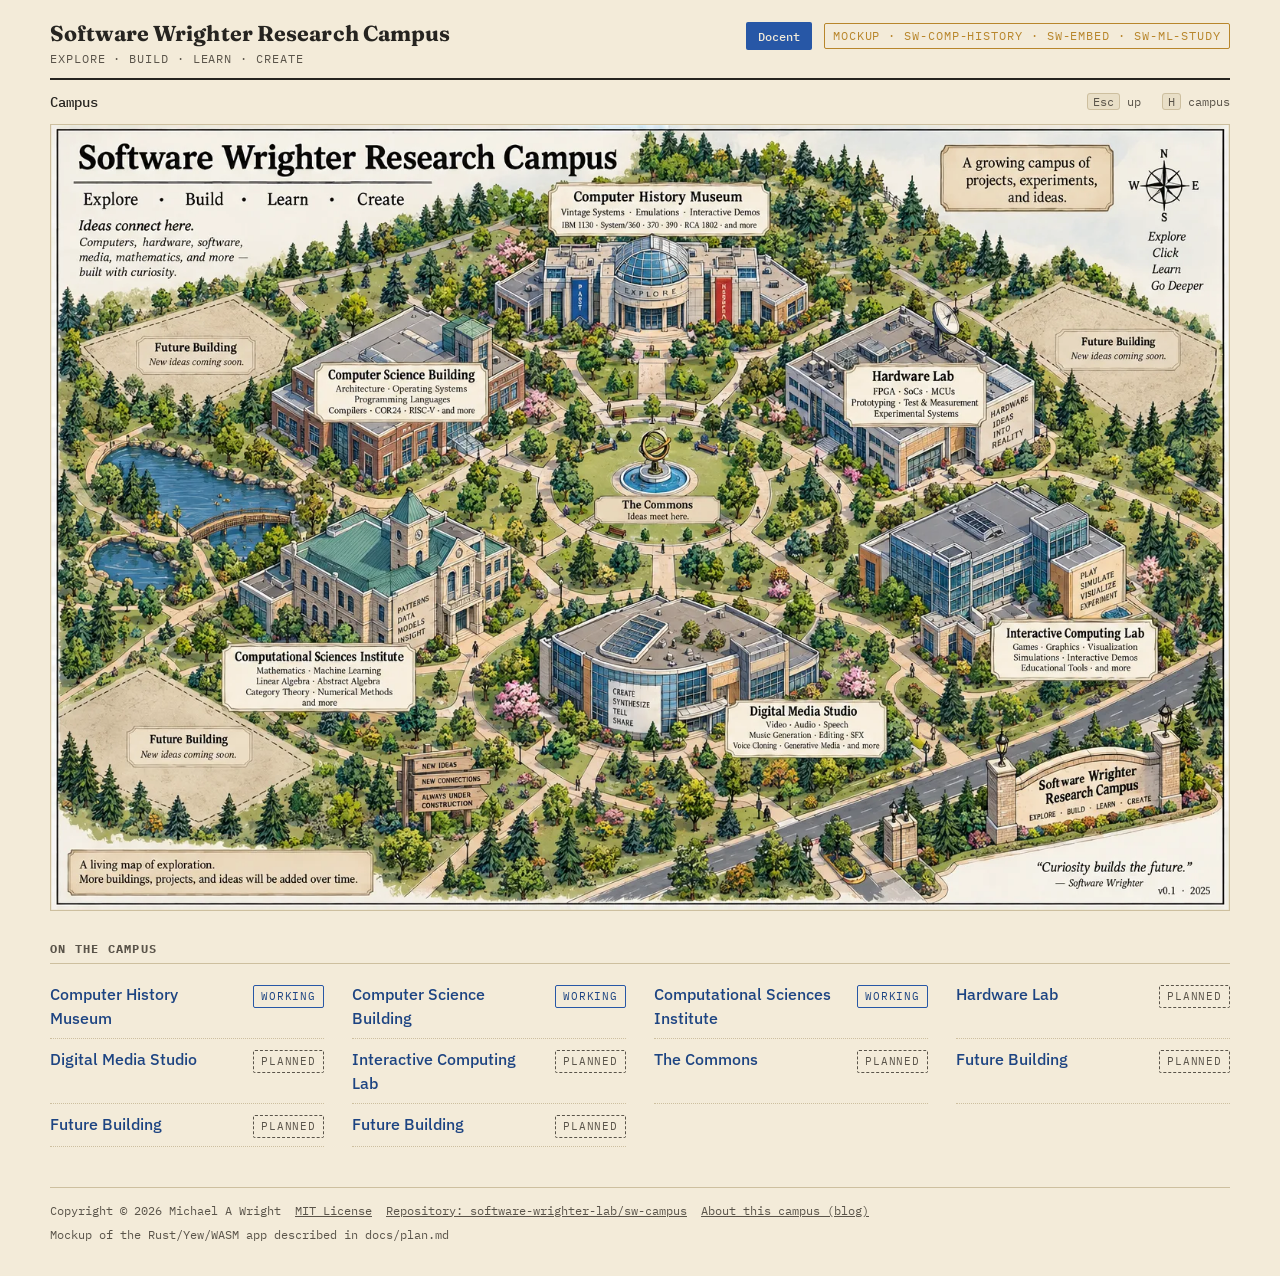
<file: pages/index.html>
<!DOCTYPE html>
<html lang="en">
<head>
  <meta charset="UTF-8">
  <meta name="viewport" content="width=device-width, initial-scale=1.0">
  <title>Software Wrighter Research Campus</title>
  <link rel="stylesheet" href="https://fonts.googleapis.com/css2?family=Fraunces:opsz,wght@9..144,500;9..144,700&family=IBM+Plex+Sans:wght@400;500;600&family=IBM+Plex+Mono:wght@400;500&display=swap">
  <link rel="stylesheet" href="css/campus.css?v=20260913f">
</head>
<body>
<div class="wrap">
  <header>
    <a class="brand" href="#/">Software Wrighter Research Campus<small>Explore · Build · Learn · Create</small></a>
<span class="head-right"><button type="button" class="docent-btn" id="head-docent" title="Your tour guide: ask where things are, what they do, and for the story behind each exhibit" aria-label="Docent, your tour guide">Docent</button><span class="mock">Mockup · sw-comp-history · sw-embed · sw-ml-study</span></span>
  </header>
  <nav class="crumbs" id="crumbs" aria-label="Where you are"></nav>
  <main id="main"></main>
  <aside id="docent" class="drawer" hidden aria-label="Campus docent">
    <div class="drawer-head">
      <div>
        <div class="kind">Self-guided tour</div>
        <h2>Campus Docent</h2>
      </div>
      <button type="button" class="icon" id="docent-close" aria-label="Close the docent">×</button>
    </div>
    <div class="edition" id="docent-edition">Mockup docent · keyword matcher · stories from snapshot A · no model yet</div>
    <ol class="transcript" id="transcript"></ol>
    <div class="chips" id="chips">
      <button type="button" data-q="where am i">Where am I</button>
      <button type="button" data-q="what is here">What's here</button>
      <button type="button" data-q="recommend something">Recommend</button>
      <button type="button" data-q="tell me a story">Tell me a story</button>
      <button type="button" data-q="what is finished and what is in progress">What works?</button>
    </div>
    <form id="ask" class="ask">
      <label for="q" class="sr">Ask the docent</label>
      <input id="q" type="text" autocomplete="off" placeholder="Where can I see an early microprocessor?">
      <button type="submit">Ask</button>
    </form>
    <div class="drawer-foot">
      <button type="button" class="link" id="docent-clear">Clear my tour</button>
      <a href="https://blog.softwarewrighter.com/2026/09/13/saw-building-a-tiny-mixture-of-experts/" target="_blank" rel="noopener">About the docent</a>
      <a href="https://github.com/sw-ml-study/moe-microscope" target="_blank" rel="noopener">How it is trained</a>
      <a href="https://blog.softwarewrighter.com/2026/09/12/software-wrighter-research-campus/" target="_blank" rel="noopener">About the campus</a>
    </div>
  </aside>
  <footer>
    <span>Copyright &copy; 2026 Michael A Wright</span>
    <a href="https://github.com/software-wrighter-lab/sw-campus/blob/main/LICENSE">MIT License</a>
    <a href="https://github.com/software-wrighter-lab/sw-campus">Repository: software-wrighter-lab/sw-campus</a>
    <a href="https://blog.softwarewrighter.com/2026/09/12/software-wrighter-research-campus/" target="_blank" rel="noopener">About this campus (blog)</a>
    <span>Mockup of the Rust/Yew/WASM app described in docs/plan.md</span>
  </footer>
</div>

<script>
// ---------- Content: the semantic model (what exists) ----------
// Every place: kind, title, tagline, status ('open' | 'soon'), and optionally
// summary (real prose, shown as a draft), demos (live, runnable in a browser),
// repos ('org/name' + note), exhibits (planned sub-places), external (a
// single outbound link), scene (a painting with hotspots), children.
const GH = 'https://github.com/';
const CH = 'https://sw-comp-history.github.io/';
const EMB = 'https://sw-embed.github.io/';
const MLS = 'https://sw-ml-study.github.io/';

const PLACES = {
  campus: { kind: 'Campus', title: 'Software Wrighter Research Campus',
    tagline: 'A growing campus of projects, experiments, and ideas.',
    scene: 'campus', featured: 'ibm-1130-emulator',
    children: ['computer-history','computer-science','computational-sciences','hardware-lab','digital-media','interactive-computing','commons','future-nw','future-ne','future-sw'] },

  // ---- Computer History Museum (sw-comp-history) ----
  'computer-history': { kind: 'Building', title: 'Computer History Museum', status: 'open',
    tagline: 'Vintage systems · Emulations · Interactive demos',
    summary: 'People, ideas, machines. Historic computers rebuilt as emulators you can run in the browser, with the toolchains written to program them.',
    scene: 'lobby', featured: 'ibm-1130-emulator',
    children: ['ibm-1130','ibm-360','ibm-370','ibm-390','early-computers','personal-computing','processors','interfaces-media','minicomputers','game-machines','special-exhibits','library-archives','vacuum-tubes','transistors','punch-cards','core-memory','paper-tape','early-pcs'] },

  'ibm-1130': { kind: 'Wing', title: 'IBM 1130 Wing', status: 'open',
    tagline: 'The 1131 console, its peripherals, and the toolchain written to program it.',
    demos: [ { name: 'IBM 1130 System Emulator', repo: 'sw-comp-history/ibm-1130-rs', url: CH + 'ibm-1130-rs/', note: 'Yew/Rust/WASM emulation of the 1130 system' } ],
    repos: [
      ['sw-comp-history/sw-ibm-1130-peripherals', 'peripherals emulation and demos (1442, 1132, 2310 ...)'],
      ['sw-comp-history/sw-ibm1130-forth', 'FORTH for the IBM 1130'],
      ['sw-comp-history/sw-ibm1130-isa', 'ISA: opcodes, encoding, addressing modes'],
      ['sw-comp-history/sw-ibm1130-asm', 'assembler'], ['sw-comp-history/sw-ibm1130-codegen', 'code generator'],
      ['sw-comp-history/sw-ibm1130-target', 'toolchain target'], ['sw-comp-history/sw-ibm1130-emulator', 'emulator core'],
    ],
    scene: 'ibm-1130-wing',
    children: ['ibm-1130-emulator','1133','1442','1132','029','2310'] },
  'ibm-1130-emulator': { kind: 'Exhibit', title: 'IBM 1130 System Emulator', status: 'open',
    tagline: 'The 1131 CPU: 16-bit, 8K to 64K words of core, the console with its lights, switches and speed knob.',
    tip: 'Runs today: the console panel, the 1131 console printer and the 029 keypunch are tabs in one emulator.',
    photo: { file: 'ibm-1130-console.webp', alt: 'The IBM 1130 console at the Computer History Museum: the 1131 register lamps above, the console typewriter and keyboard below', credit: 'ArnoldReinhold', title: 'IBM 1130 console at CHM.agr', license: 'CC BY-SA 3.0', url: 'https://commons.wikimedia.org/wiki/File:IBM_1130_console_at_CHM.agr.JPG', licenseUrl: 'https://creativecommons.org/licenses/by-sa/3.0/' },
    summary: 'The 1131 console with its lights and switches, the 2310 disk, the 1442 card read punch and the 1403 printer, simulated with the timing of the real hardware. Run it in the browser; nothing to install.',
    demos: [ { name: 'IBM 1130 System Emulator', repo: 'sw-comp-history/ibm-1130-rs', url: CH + 'ibm-1130-rs/', note: 'Yew/Rust/WASM emulation of the 1130 system' } ],
    repos: [['sw-comp-history/ibm-1130-rs', 'the emulator']] },
  '1133': { kind: 'Exhibit', title: 'IBM 1133 Multiplexor', status: 'open',
    tagline: 'Connects up to eight terminals and manages the I/O channels.',
    tip: 'The placard says coming soon, but the 1133 is simulated in the IBM 1130 System Simulator (softwarewrighter org).',
    demos: [ { name: 'IBM 1130 System Simulator', repo: 'softwarewrighter/demo-ibm-1130-system', url: 'https://softwarewrighter.github.io/demo-ibm-1130-system/', note: 'peripherals with real timing: 2310, 2311, 1442, 1403, 1133' } ],
    repos: [['softwarewrighter/demo-ibm-1130-system','the peripheral simulator'],['sw-comp-history/sw-ibm-1130-peripherals','where the peripherals are being consolidated']] },
  '1442': { kind: 'Exhibit', title: 'IBM 1442 Card Read Punch', status: 'open',
    tagline: 'Reads and punches 80-column cards at up to 600 cards a minute.',
    tip: 'The placard says coming soon, but the 1442 is simulated in the IBM 1130 System Simulator. The card-reader radio demo is still to come.',
    photo: { file: 'ibm-1442-card-reader.webp', alt: 'An IBM 1442 card read punch: grey cabinet with the red front panel, card hopper on top', credit: 'Mike Ross (corestore.org)', title: 'IBM1442.corestore', license: 'CC BY-SA 3.0', url: 'https://commons.wikimedia.org/wiki/File:IBM1442.corestore.jpg', licenseUrl: 'https://creativecommons.org/licenses/by-sa/3.0/' },
    demos: [ { name: 'IBM 1130 System Simulator', repo: 'softwarewrighter/demo-ibm-1130-system', url: 'https://softwarewrighter.github.io/demo-ibm-1130-system/', note: 'card reader/punch interface and deck handling' } ],
    repos: [['softwarewrighter/demo-ibm-1130-system','the peripheral simulator'],['sw-comp-history/sw-ibm-1130-peripherals','where the peripherals are being consolidated']],
    exhibits: [['radio','Card-reader radio: music by RFI']] },
  '1132': { kind: 'Exhibit', title: 'IBM 1132 Printer', status: 'soon',
    tagline: 'Line printer, 132 columns, up to 600 lines a minute.',
    tip: 'No 1132 yet. The emulator has the 1131 console printer; the simulator has the 1403 line printer.',
    photo: { file: 'ibm-1132-printer.webp', alt: 'An IBM 1132 line printer beside an 1130: blue top band, grey doors, control buttons at the corner', credit: 'ThisIsNotABetter', title: 'Vintage Computer Festival 2010 056 (cropped)', license: 'CC BY-SA 2.0', url: 'https://commons.wikimedia.org/wiki/File:Vintage_Computer_Festival_2010_056_(4717096457)_(cropped).jpg', licenseUrl: 'https://creativecommons.org/licenses/by-sa/2.0/' } },
  '029': { kind: 'Exhibit', title: 'IBM 029 Keypunch', status: 'open',
    tagline: 'Punches 80-column cards from the keyboard, with Hollerith encoding.',
    tip: 'Runs today as a tab inside the IBM 1130 System Emulator: type text, see the punch pattern, build a deck.',
    demos: [ { name: 'IBM 1130 System Emulator', repo: 'sw-comp-history/ibm-1130-rs', url: CH + 'ibm-1130-rs/', note: 'open the 029 Keypunch tab' } ],
    repos: [['sw-comp-history/ibm-1130-rs','the emulator']] },
  '2310': { kind: 'Exhibit', title: 'IBM 2310 Disk Drive', status: 'open',
    tagline: 'The 2315 cartridge: one platter, half a million words, and the sound of a seek.',
    tip: 'Not on the painting yet. Simulated with real seek timing and synthesized seek sounds in the IBM 1130 System Simulator.',
    photo: { file: 'ibm-2315-cartridge.webp', alt: 'A 2315-type removable disk cartridge for the IBM 1130', credit: 'James Berlin', title: 'Disk Cartridge 2315 type', license: 'CC BY-SA 3.0', url: 'https://commons.wikimedia.org/wiki/File:Disk_Cartridge_2315_type.jb.jpg', licenseUrl: 'https://creativecommons.org/licenses/by-sa/3.0/' },
    demos: [ { name: 'IBM 1130 System Simulator', repo: 'softwarewrighter/demo-ibm-1130-system', url: 'https://softwarewrighter.github.io/demo-ibm-1130-system/', note: 'disk map viewer, cylinder/head/sector' } ],
    repos: [['softwarewrighter/demo-ibm-1130-system','the peripheral simulator']] },
  'ibm-360': { kind: 'Wing', title: 'IBM System/360 Wing', status: 'open',
    tagline: 'The family that made "compatible" a word, and APL\\360 running on it.',
    demos: [ { name: 'APL Horse Race', repo: 'sw-comp-history/apl-horse-race', url: CH + 'apl-horse-race/', note: 'Throwback Thursday: a first program, in APL\\360' } ],
    repos: [['sw-comp-history/apl-horse-race', 'the APL\\360 horse race']] },
  'ibm-370': { kind: 'Wing', title: 'IBM System/370 Wing', status: 'soon', tagline: 'Virtual memory, VM/370, and the machines that ran the 1970s.' },
  'ibm-390': { kind: 'Wing', title: 'IBM System/390 Wing', status: 'open',
    tagline: 'ESA/390 assembler, and the batch pipelines of CMS and TSO.',
    demos: [
      { name: 'IBM ESA/390 Assembly Emulator', repo: 'sw-comp-history/ibm-390-rs', url: CH + 'ibm-390-rs/', note: 'OS/390 assembler emulator in Yew/Rust/WASM' },
      { name: 'Historical Batch Pipelines', repo: 'sw-comp-history/pipelines-rs', url: CH + 'pipelines-rs/', note: 'IBM CMS/TSO Pipelines, demonstrated in Rust' },
    ],
    repos: [['sw-comp-history/ibm-390-rs','ESA/390 emulator'],['sw-comp-history/pipelines-rs','CMS/TSO Pipelines']] },
  processors: { kind: 'Wing', title: 'Processors & Architectures', status: 'open',
    tagline: 'Instruction sets as artifacts. First installation: the RCA CDP1802 (COSMAC).',
    demos: [
      { name: 'RCA COSMAC 1802 Assembly Emulator', repo: 'sw-comp-history/rca-1802-rs', url: CH + 'rca-1802-rs/', note: 'COSMAC ELF simulator in Yew/Rust/WASM' },
      { name: 'CDP1802 I/O Live Demo', repo: 'sw-comp-history/sw-cdp1802-io', url: CH + 'sw-cdp1802-io/', note: 'input/output on the 1802' },
    ],
    repos: [['sw-comp-history/sw-cdp1802-isa','ISA'],['sw-comp-history/sw-cdp1802-asm','assembler'],['sw-comp-history/sw-cdp1802-codegen','code generator'],['sw-comp-history/sw-cdp1802-target','toolchain target'],['sw-comp-history/sw-cdp1802-emulator','emulator core']],
    children: ['rca-1802'] },
  'rca-1802': { kind: 'Exhibit', title: 'RCA COSMAC 1802', status: 'open',
    tagline: 'COSMAC ELF simulator and input/output on the 1802, in Yew/Rust/WASM.',
    summary: 'An 8-bit CMOS microprocessor from 1976 with sixteen 16-bit registers and a hobbyist following, from the COSMAC ELF kit to spacecraft. Two demos: the assembly emulator and the I/O demo.',
    demos: [
      { name: 'RCA COSMAC 1802 Assembly Emulator', repo: 'sw-comp-history/rca-1802-rs', url: CH + 'rca-1802-rs/', note: 'COSMAC ELF simulator' },
      { name: 'CDP1802 I/O Live Demo', repo: 'sw-comp-history/sw-cdp1802-io', url: CH + 'sw-cdp1802-io/', note: 'input and output on the 1802' },
    ],
    repos: [['sw-comp-history/rca-1802-rs','the emulator'],['sw-comp-history/sw-cdp1802-io','the I/O demo']] },
  'early-computers':   { kind: 'Wing', title: 'Early Computers & Pioneers', status: 'soon', tagline: 'Before the mainframe.' },
  'personal-computing':{ kind: 'Wing', title: 'Personal Computing', status: 'soon', tagline: 'The machine on the desk.' },
  'interfaces-media':  { kind: 'Wing', title: 'Interfaces & Media', status: 'soon', tagline: 'Cards, tape, terminals, screens.' },
  minicomputers:       { kind: 'Wing', title: 'Minicomputers & Workstations', status: 'soon', tagline: 'Smaller than a room, bigger than a desk.' },
  'game-machines':     { kind: 'Wing', title: 'Game Machines', status: 'soon', tagline: 'Consoles, arcades, and the hardware that played.' },
  'special-exhibits':  { kind: 'Wing', title: 'Special Exhibits', status: 'soon', tagline: 'Rotating installations.' },
  'library-archives':  { kind: 'Wing', title: 'Library & Archives', status: 'soon', tagline: 'Manuals, listings, and the paper trail.' },
  'vacuum-tubes': { kind: 'Lobby exhibit', title: 'Vacuum Tubes', status: 'soon', tagline: '1930s to 1950s.' },
  transistors:    { kind: 'Lobby exhibit', title: 'Transistors & Early ICs', status: 'soon', tagline: '1950s to 1970s.' },
  'punch-cards':  { kind: 'Lobby exhibit', title: 'Punch Cards', status: 'soon', tagline: '1890s to 1970s.' },
  'core-memory':  { kind: 'Lobby exhibit', title: 'Core Memory', status: 'soon', tagline: '1950s to 1970s.' },
  'paper-tape':   { kind: 'Lobby exhibit', title: 'Paper Tape', status: 'soon', tagline: '1950s to 1980s.' },
  'early-pcs':    { kind: 'Lobby exhibit', title: 'Early Personal Computers', status: 'soon', tagline: '1970s to 1980s.' },

  // ---- Computer Science Building (sw-embed) ----
  'computer-science': { kind: 'Building', title: 'Computer Science Building', status: 'open',
    tagline: 'Embedded Systems · Architectures · Languages · Emulators · Demos · Tools',
    summary: 'From curiosity to code. The sw-embed family: a 24-bit soft CPU, the languages bootstrapped onto it, a microkernel, and a browser IDE for every one of them.',
    scene: 'cs-lobby', featured: 'apl',
    children: ['cpu-architectures','language-experiments','operating-systems','emulators-simulators','hardware-interfaces','development-tools','demos-experiments','all-sw-embed','cpus-through-ages','interfaces-peripherals','information-desk','featured-projects'] },

  'cpu-architectures': { kind: 'Wing', title: 'CPU Architectures', status: 'open',
    tagline: 'COR24 · CPU design · Emulation demos',
    summary: 'COR24 is MakerLisp\'s 24-bit RISC soft CPU for small FPGAs: 8 registers, 34 instructions, a 16 MB address space, 101 MHz on a Lattice MachXO2. Software Wrighter\'s independent toolchain for it, and a RISC-V RV32I teaching emulator, live here. Every other wing in this building builds on these two instruction sets.',
    demos: [
      { name: 'COR24 Tools & Demos hub', repo: 'sw-embed/web-sw-cor24-demos', url: EMB + 'web-sw-cor24-demos/', note: 'ISA reference, hardware notes, and the directory of every live demo' },
      { name: 'COR24 Emulator', repo: 'sw-embed/cor24-rs', url: EMB + 'cor24-rs/', note: 'Yew/Rust/WASM' },
      { name: 'RISC-V RV32I Assembly Emulator', repo: 'sw-embed/risc-v-rs', url: EMB + 'risc-v-rs/', note: 'interactive teaching emulator' },
    ],
    repos: [['sw-embed/sw-cor24-isa','ISA definitions: opcodes, encoding, registers'],['sw-embed/sw-cor24-emulator','emulator core (trimmed from cor24-rs)'],['sw-embed/sw-cor24-project','ecosystem hub and map'],['hardwarewrighter/hw-cor24-tang-nano','the soft CPU on a Tang Nano FPGA']],
    exhibits: [['cor24','COR24 24-bit RISC'],['risc-v','RISC-V RV32I']] },

  'language-experiments': { kind: 'Wing', title: 'Language Experiments', status: 'open',
    tagline: 'Tiny C · Forth · APL · Lisp · and more',
    summary: 'Language bootstrapping as a sport. Twelve languages brought up on a 24-bit CPU with 1 MB of SRAM, each with a browser IDE or debugger so you can run them without the hardware. Several are implemented in each other: Smalltalk in Tiny BASIC, BASIC in Pascal on a p-code VM, SNOBOL4 in PL/SW, OCaml in Pascal.',
    demos: [
      { name: 'Tiny C Web IDE', repo: 'sw-embed/web-sw-cor24-x-tinyc', url: EMB + 'web-sw-cor24-x-tinyc/', note: 'compile, assemble, run' },
      { name: 'Pascal', repo: 'sw-embed/web-sw-cor24-pascal', url: EMB + 'web-sw-cor24-pascal/', note: 'Turbo-Pascal-inspired compiler and runtime' },
      { name: 'Forth debugger', repo: 'sw-embed/web-sw-cor24-forth', url: EMB + 'web-sw-cor24-forth/', note: 'direct-threaded Forth' },
      { name: 'Tiny Macro Lisp REPL', repo: 'sw-embed/web-sw-cor24-macrolisp', url: EMB + 'web-sw-cor24-macrolisp/', note: 'Lisp-1 with closures, GC, TCO' },
      { name: 'APL', repo: 'sw-embed/web-sw-cor24-apl', url: EMB + 'web-sw-cor24-apl/', note: 'an APL interpreter on COR24' },
      { name: 'Time-Sharing BASIC', repo: 'sw-embed/web-sw-cor24-basic', url: EMB + 'web-sw-cor24-basic/', note: '1970s terminal BASIC, written in Pascal on p-code' },
      { name: 'SNOBOL4', repo: 'sw-embed/web-sw-cor24-snobol4', url: EMB + 'web-sw-cor24-snobol4/', note: 'string processing, implemented in PL/SW' },
      { name: 'PL/SW', repo: 'sw-embed/web-sw-cor24-plsw', url: EMB + 'web-sw-cor24-plsw/', note: 'a PL/I-inspired systems language' },
      { name: 'OCaml', repo: 'sw-embed/web-sw-cor24-ocaml', url: EMB + 'web-sw-cor24-ocaml/', note: 'implemented in COR24 Pascal' },
      { name: 'Fortran', repo: 'sw-embed/web-sw-cor24-fortran', url: EMB + 'web-sw-cor24-fortran/', note: 'research-phase compiler' },
      { name: 'Smalltalk', repo: 'sw-embed/web-sw-cor24-smalltalk', url: EMB + 'web-sw-cor24-smalltalk/', note: 'a demo Smalltalk in Tiny BASIC' },
      { name: 'p-code VM debugger', repo: 'sw-embed/web-sw-cor24-pcode', url: EMB + 'web-sw-cor24-pcode/', note: 'the substrate under Pascal and BASIC' },
    ],
    children: ['apl'],
    repos: [['sw-embed/sw-cor24-macrolisp','Tiny Macro Lisp'],['sw-embed/sw-cor24-forth','Forth kernel'],['sw-embed/sw-cor24-pascal','Pascal'],['sw-embed/sw-cor24-basic','BASIC'],['sw-embed/sw-cor24-snobol4','SNOBOL4'],['sw-embed/sw-cor24-plsw','PL/SW'],['sw-embed/sw-cor24-ocaml','OCaml'],['sw-embed/sw-cor24-fortran','Fortran'],['sw-embed/sw-cor24-smalltalk','Smalltalk'],['sw-embed/sw-cor24-apl','APL'],['sw-embed/sw-cor24-prolog','Prolog (WAM-like VM)'],['sw-embed/sw-cor24-rpg-ii','RPG-II'],['sw-embed/sw-cor24-hlasm','HLASM'],['sw-embed/sw-cor24-rust','Rust-to-COR24 via MSP430 IR'],['sw-embed/sw-cor24-script','sws shell / scripting']] },

  apl: { kind: 'Exhibit', title: 'APL', status: 'open',
    tagline: 'An APL interpreter on COR24, in the browser.',
    summary: 'Iverson notation on a 24-bit soft CPU: one glyph per idea, arrays as the unit of thought, and an interactive session where the whole program fits on one line.',
    demos: [ { name: 'APL on COR24', repo: 'sw-embed/web-sw-cor24-apl', url: EMB + 'web-sw-cor24-apl/', note: 'browser APL session' } ],
    repos: [['sw-embed/sw-cor24-apl','the interpreter'],['sw-embed/web-sw-cor24-apl','the web UI']] },
  'operating-systems': { kind: 'Wing', title: 'Operating Systems', status: 'open',
    tagline: 'sw-tos · MesaOS · MLOS (sw-os-ml) · OS experiments',
    summary: 'SWTOS is a clean-room microkernel inspired by MINIX IPC, built natively for small CPUs and FPGA soft cores, with a TUI you can drive in the browser. MLOS is a different bet: a new kernel, written from scratch in Rust, that virtualises resident model state the way Unix virtualises pages. It is an operating system first and belongs here; the Machine Learning wing points back at it.',
    demos: [
      { name: 'SWTOS stable demo', repo: 'sw-embed/swtos-live', url: 'https://swtos.softwarewrighter.com/', note: 'swtos.softwarewrighter.com' },
      { name: 'SWTOS TUI in the browser', repo: 'sw-embed/web-sw-tos', url: EMB + 'web-sw-tos/', note: 'latest build' },
    ],
    repos: [['sw-embed/sw-tos','Software Wrighter Tiny O/S for COR24'],['sw-ml-study/sw-os-ml','MLOS: an OS for machine-learning state (pre-implementation; cross-listed from the Institute)'],['softwarewrighter/MesaOS','reference fork of an external 64-bit Rust OS, not Software Wrighter work']] },

  'emulators-simulators': { kind: 'Wing', title: 'Emulators & Simulators', status: 'open',
    tagline: 'Interactive demos · Web-based simulators',
    summary: 'The same machines seen through the browser: every simulator in the building that runs as Rust compiled to WebAssembly. The CPU Architectures wing owns the instruction sets; this wing is the collection of things you can click Run on.',
    demos: [
      { name: 'COR24 Emulator', repo: 'sw-embed/cor24-rs', url: EMB + 'cor24-rs/', note: 'the original Yew emulator' },
      { name: 'RISC-V RV32I Assembly Emulator', repo: 'sw-embed/risc-v-rs', url: EMB + 'risc-v-rs/', note: 'learn RV32I by running it' },
      { name: 'COR24 cross-assembler Web UI', repo: 'sw-embed/web-sw-cor24-x-assembler', url: EMB + 'web-sw-cor24-x-assembler/', note: 'assemble and step' },
      { name: 'p-code VM debugger', repo: 'sw-embed/web-sw-cor24-pcode', url: EMB + 'web-sw-cor24-pcode/', note: 'watch the VM run' },
      { name: 'Forth debugger', repo: 'sw-embed/web-sw-cor24-forth', url: EMB + 'web-sw-cor24-forth/', note: 'step the inner interpreter' },
    ],
    repos: [['sw-embed/web-sw-cor24-assembler','browser assembly IDE and emulator'],['sw-embed/sw-cor24-debugger','debugger for emulator and hardware']] },

  'hardware-interfaces': { kind: 'Wing', title: 'Hardware Interfaces', status: 'soon',
    tagline: 'UART · I2C · SPI · JTAG · FPGA · MCU demos',
    summary: 'No live demos yet. The public repos closest to this wing are a BMP280 pressure-sensor driver and the ESP32-S3 and bench-instrument work under hardwarewrighter. The Hardware Lab building across the quad is the canonical home for the FPGA and MCU work; this wing will show the software side of the same interfaces.',
    repos: [['sw-embed/bmp280','embedded-hal driver for the BMP280 pressure sensor'],['hardwarewrighter/lb-esp32-s3-n16r8','ESP32-S3 work repo'],['hardwarewrighter/scpi-scripts','programmable scope, DMM, PSU, function generator']] },

  'development-tools': { kind: 'Wing', title: 'Development Tools', status: 'open',
    tagline: 'Toolchains · Build environments · Utilities',
    summary: 'Cross tools run on the host in Rust: assembler, Tiny C compiler, p-code assembler, linker, and ahead-of-time compiler. Native tools run on the COR24 itself in C: an assembler, a resident monitor, a shell, and a line editor. The browser IDEs wrap the cross tools.',
    demos: [
      { name: 'COR24 cross-assembler', repo: 'sw-embed/web-sw-cor24-x-assembler', url: EMB + 'web-sw-cor24-x-assembler/', note: 'assembly source to machine code, live' },
      { name: 'Tiny C cross-compiler IDE', repo: 'sw-embed/web-sw-cor24-x-tinyc', url: EMB + 'web-sw-cor24-x-tinyc/', note: 'compile, assemble, run' },
      { name: 'p-code toolchain debugger', repo: 'sw-embed/web-sw-cor24-pcode', url: EMB + 'web-sw-cor24-pcode/', note: 'VM, assembler, linker' },
    ],
    repos: [['sw-embed/sw-cor24-x-assembler','cross-assembler library and CLI'],['sw-embed/sw-cor24-x-tinyc','Tiny C cross-compiler'],['sw-embed/sw-cor24-pcode','p-code VM, assembler, linker'],['sw-embed/sw-cor24-x-pc-aotc','p-code ahead-of-time compiler'],['sw-embed/sw-cor24-assembler','native assembler in C, runs on COR24'],['sw-embed/sw-cor24-tinyc','native C compiler (future)'],['sw-embed/sw-cor24-monitor','resident monitor'],['sw-embed/sw-cor24-script','sws interactive shell'],['sw-embed/sw-cor24-yocto-ed','modal line editor over UART'],['sw-cli-tools/sw-launcher','CLI for launching sw-embed apps on emulators']] },

  'demos-experiments': { kind: 'Wing', title: 'Demos & Experiments', status: 'open',
    tagline: 'Hands-on examples · Educational projects',
    summary: 'The front door of the sw-embed ecosystem: a categorised grid of every live demo, the ISA reference, and the hardware notes, itself built in Yew.',
    demos: [ { name: 'COR24 Tools & Demos', repo: 'sw-embed/web-sw-cor24-demos', url: EMB + 'web-sw-cor24-demos/', note: '7 categories, 13 demos' } ],
    repos: [['sw-embed/web-sw-cor24-demos','the landing page']] },

  'all-sw-embed': { kind: 'Directory', title: 'All sw-embed Repositories', status: 'open',
    tagline: 'Browse on GitHub', external: { label: 'Browse sw-embed on GitHub', url: GH + 'sw-embed' },
    summary: 'Every repository in the organisation, including the ones not yet installed as exhibits.' },

  'cpus-through-ages':      { kind: 'Lobby exhibit', title: 'CPUs Through the Ages', status: 'soon', tagline: 'Z80 · 6502 · RISC-V · COR24. Two of these have emulators here; the other two are aspirations.' },
  'interfaces-peripherals': { kind: 'Lobby exhibit', title: 'Interfaces and Peripherals', status: 'soon', tagline: 'UART · I2C · SPI · JTAG' },
  'information-desk':       { kind: 'Lobby exhibit', title: 'Information', status: 'soon', tagline: 'sw-embed · Demos · Documentation · Get Started' },
  'featured-projects':      { kind: 'Lobby exhibit', title: 'Featured sw-embed Projects', status: 'soon', tagline: 'sw-cor24 · sw-tos · Tiny C · Language Demos · Hardware Interface Demos · Emulator Collection' },

  // ---- Computational Sciences Institute (sw-ml-study) ----
  'computational-sciences': { kind: 'Building', title: 'Computational Sciences Institute', status: 'open',
    tagline: 'Mathematics · Machine Learning · Artificial Intelligence',
    summary: 'Ideas become understanding. The sw-ml-study family: an array language built for machine learning, and the mathematics, algorithms, and ML experiments written in it.',
    // featured switches to 'moe-microscope' when its docent page is published (moe-microscope saga 4, step 5).
    scene: 'csi-lobby', featured: 'machine-learning',
    children: ['sw-mlpl','mathematics-foundation','category-theory','machine-learning','algorithms-data-structures','functional-pipelines','extensions-integrations','all-sw-ml-study','abstraction-to-intelligence','curiosity-fountain','visualizing-understanding','ideas-lab'] },

  'sw-mlpl': { kind: 'Wing', title: 'sw-MLPL', status: 'open',
    tagline: 'The array-oriented language for ML and beyond. Language · REPL · Libraries · Demos',
    summary: 'sw-MLPL is a Rust-first array and tensor programming language for machine learning, visualisation, and experimentation, inspired by APL, APL2, J, and BQN. The playground runs the whole interpreter in the browser: pick a demo, edit it, run it. Every other wing in this building is written in it.',
    demos: [
      { name: 'sw-MLPL Playground (stable)', repo: 'sw-ml-study/mlpl-live', url: 'https://mlpl.softwarewrighter.com/', note: 'the recommended public build' },
      { name: 'sw-MLPL Playground (latest)', repo: 'sw-ml-study/sw-mlpl', url: MLS + 'sw-mlpl/', note: 'built from main' },
    ],
    repos: [['sw-ml-study/sw-mlpl','the language, playground, and native tools'],['sw-ml-study/mlpl-live','the stable release build'],['sw-ml-study/demo-mlpl-libraries','reusable libraries written in MLPL']],
    exhibits: [['playground','The Playground'],['reference','Language reference and glossary'],['libraries','MLPL libraries']] },

  'mathematics-foundation': { kind: 'Wing', title: 'Mathematics Foundation', status: 'open',
    tagline: 'Core math for ML and computation. Linear Algebra · Abstract Algebra · Calculus · Discrete Math',
    summary: 'The premise of the algebra course is small and does a lot of work: a finite binary operation on n elements is an n x n array, so every law is an array predicate and every counterexample is an index you can see. Linear algebra climbs from dot products to least squares, PCA, LoRA, and attention. Calculus and discrete mathematics have no lessons yet.',
    demos: [
      { name: 'Abstract Algebra, Visually', repo: 'sw-ml-study/demo-abstract-algebra', url: MLS + 'demo-abstract-algebra/', note: 'magmas to groups, as pictures' },
      { name: 'The algebra course', repo: 'sw-ml-study/demo-abstract-algebra', url: MLS + 'demo-abstract-algebra/learn/', note: 'eleven guided steps; the interpreter grades you in the page' },
      { name: 'The Cayley table Lab', repo: 'sw-ml-study/demo-abstract-algebra', url: MLS + 'demo-abstract-algebra/lab/', note: 'edit a table, watch the classifier re-decide' },
    ],
    repos: [['sw-ml-study/demo-linear-algebra','feature vectors to attention, visually'],['sw-ml-study/demo-abstract-algebra','13 lessons, 0 explicit loops']],
    exhibits: [['linear-algebra','Linear Algebra'],['abstract-algebra','Abstract Algebra'],['calculus','Calculus'],['discrete-math','Discrete Mathematics']] },

  'category-theory': { kind: 'Wing', title: 'Category Theory', status: 'open',
    tagline: 'Composable thinking for complex systems. Concepts · Visualizations · Examples',
    summary: 'Executable lessons where category-theory laws become diagrams you can inspect: values move along arrows, both sides of an equation run over the same finite inputs, and a failed law shows a concrete counterexample. Functions, identity, composition, then products, coproducts, functors, natural transformations, optics, and one concrete adjunction. No browser build yet; the lessons run in the interpreter.',
    repos: [['sw-ml-study/demo-category-theory','the lessons']] },

  'machine-learning': { kind: 'Wing', title: 'Machine Learning', status: 'open',
    tagline: 'Data · Models · Training · Evaluation. Datasets · Tools · Experiments',
    summary: 'Artifact utilities inspect, validate, convert, and quantise Safetensors and GGUF checkpoints in MLPL. Two microscopes expose the intermediate values of a training run and of a tiny mixture-of-experts as recorded timelines. The Serial Parameter Machine asks whether inference needs random-access memory at all, and answers with an FPGA emulator you can drive. A Rust neural-net lab bench trains logic gates in the browser. Nine forked reference repos (ATTN/11, bertviz, PredictiveCoding, JEPA, ViT, and others) sit on the reading shelf and are not Software Wrighter work.',
    demos: [
      { name: 'Serial-MoE FPGA Visual Emulator', repo: 'sw-ml-study/emufpga', url: MLS + 'emufpga/', note: 'streaming low-bit weights from sequential storage' },
      { name: 'Neural Network Lab Bench', repo: 'sw-ml-study/neural-net-rs', url: MLS + 'neural-net-rs/', note: 'train AND, OR, XOR, QUADRANT in the browser' },
    ],
    repos: [['sw-ml-study/demo-ml-utils','inspect, validate, visualise, convert, quantise checkpoints'],['sw-ml-study/demo-ml-microscope','intermediate values as a recorded timeline'],['sw-ml-study/moe-microscope','an introspectable tiny MoE from scratch'],['sw-ml-study/emufpga','Serial Parameter Machine research vehicle'],['sw-ml-study/neural-net-rs','CLI, REST, and WASM neural-net platform'],['sw-ml-study/ml-viz','Blender + three.js scenes from ML scene specs'],['sw-ml-study/cat-finder','find the cats in a photo library with local YOLO'],['sw-ml-study/sw-os-ml','MLOS, the OS for model state (canonical home: Operating Systems, Computer Science Building)']],
    children: ['moe-microscope'],
    exhibits: [['artifact-utils','Checkpoint utilities: inference and quantisation'],['ml-microscope','The ML Microscope'],['serial-moe','Serial Parameter Machine'],['lab-bench','Neural Network Lab Bench'],['ml-viz','ML visualisation scenes'],['cat-finder','Cat Finder']] },

  'moe-microscope': { kind: 'Exhibit', title: 'The MoE Microscope', status: 'open',
    tagline: 'A tiny mixture-of-experts built from scratch in sw-MLPL, with every routing decision on view. It is also where the campus docent is trained.',
    summary: 'MicroMoE is a few thousand parameters: tokens, a router, a handful of experts, an expert cache. Every lesson records its intermediate values and hands them to a generic Rust/Yew microscope host, so you can watch experts specialise, compare dense against routed variants, and read the memory, speed and quality of each. The second training area is the campus docent: a model that learns this campus\'s catalog and answers the easel questions you are reading now.',
    repos: [['sw-ml-study/moe-microscope','the lessons, the recordings, and the docent training recipe'],['sw-ml-study/demo-extensions','the generic Rust/Yew microscope host']] },
  'algorithms-data-structures': { kind: 'Wing', title: 'Algorithms & Data Structures', status: 'open',
    tagline: 'Classic and modern algorithms. Implementations · Visualizations · Practice',
    summary: 'Can an array language designed for ML explain dynamically sized structures and ordinary programming with few loops, preferably none? Searching, sorting, graphs, dynamic programming, and matrices in one repo; representations, invariants, and honest costs in another; and a third on one question: how does a system find the small part of memory that matters, from hash probes toward retrieval and sparse attention. Interpreter lessons; no browser build yet.',
    repos: [['sw-ml-study/demo-algorithms','searching, sorting, graphs, DP, serialization'],['sw-ml-study/demo-data-structures','representations, operations, invariants, costs'],['sw-ml-study/demo-memory','hash tables, caches, filters, retrieval']] },

  'functional-pipelines': { kind: 'Wing', title: 'Functional Pipelines & Combinators', status: 'open',
    tagline: 'Data pipelines, transformations, and more. Combinators · Extensions · Examples',
    summary: 'Ramda-inspired pipelines using array operations and compiler-visible functions; bird-named combinators from To Mock a Mockingbird proving the language is higher-order; and functional readings of the Gang of Four patterns as pure values, composition, and effects-as-data. Interpreter lessons; no browser build yet.',
    repos: [['sw-ml-study/demo-functional-pipelines','readable functional pipelines'],['sw-ml-study/demo-combinators','the combinator aviary'],['sw-ml-study/demo-design-patterns','GoF patterns, functionally']] },

  'extensions-integrations': { kind: 'Wing', title: 'Extensions & Integrations', status: 'open',
    tagline: 'Extend MLPL with native capabilities. Rust Extensions · 3D Visualization · File I/O · More',
    summary: 'Independently built Rust libraries add native capability without growing the runtime: a wireframe cube, a native 3D tensor city, an audio spectrum, SQLite, HTTP, and the Rust/Yew ML microscope viewer. File processing asks whether an APL-descended language can handle real byte formats and compile to a standalone executable: hexdump to WAV to MP3 and Ogg. Native builds; no browser demo published yet.',
    repos: [['sw-ml-study/demo-extensions','dynamically loaded Rust extensions and native apps'],['sw-ml-study/demo-file-processing','hexdump, WAV, MP3/ID3, Ogg, streaming'],['sw-ml-study/demo-mlpl-libraries','shareable MLPL modules']] },

  'all-sw-ml-study': { kind: 'Directory', title: 'All sw-ml-study Repositories', status: 'open',
    tagline: 'Browse on GitHub', external: { label: 'Browse sw-ml-study on GitHub', url: GH + 'sw-ml-study' },
    summary: 'Every repository in the organisation, including the reading-shelf forks that are not exhibits.' },

  'abstraction-to-intelligence': { kind: 'Lobby exhibit', title: 'From Abstraction to Intelligence', status: 'soon', tagline: 'Numbers · Structures · Models · Real-World Impact' },
  'curiosity-fountain':          { kind: 'Landmark', title: 'Curiosity Drives Progress', status: 'soon', tagline: 'The armillary fountain in the rotunda.' },
  'visualizing-understanding':   { kind: 'Lobby exhibit', title: 'Visualizing Understanding', status: 'soon', tagline: 'Data · Models · Algorithms · Insight' },
  'ideas-lab':                   { kind: 'Lobby exhibit', title: 'Ideas Lab', status: 'soon', tagline: 'Where the microscopes will be projected.' },

  // ---- Other campus places ----
  'hardware-lab':          { kind: 'Building', title: 'Hardware Lab', status: 'soon', tagline: 'FPGA · SoCs · MCUs · Prototyping · Test & Measurement · Experimental Systems' },
  'digital-media':         { kind: 'Building', title: 'Digital Media Studio', status: 'soon', tagline: 'Video · Audio · Speech · Music Generation · Editing · SFX · Voice Cloning · Generative Media' },
  'interactive-computing': { kind: 'Building', title: 'Interactive Computing Lab', status: 'soon', tagline: 'Games · Graphics · Visualization · Simulations · Interactive Demos · Educational Tools' },
  commons:     { kind: 'Landmark', title: 'The Commons', status: 'soon', tagline: 'Ideas meet here.' },
  'future-nw': { kind: 'Site', title: 'Future Building', status: 'soon', tagline: 'New ideas coming soon.' },
  'future-ne': { kind: 'Site', title: 'Future Building', status: 'soon', tagline: 'New ideas coming soon.' },
  'future-sw': { kind: 'Site', title: 'Future Building', status: 'soon', tagline: 'New ideas coming soon.' },
};

// ---------- Scenes: where things are drawn (1536 x 1024 image space) ----------
const SCENES = {
  campus: { image: 'images/campus.webp', alt: 'Painted map of the Software Wrighter Research Campus', hotspots: [
    ['computer-history', 575,130,385,210], ['computer-science', 285,250,280,230], ['hardware-lab', 950,250,350,220],
    ['computational-sciences', 230,480,390,260], ['digital-media', 620,600,290,230], ['interactive-computing', 1050,460,390,250],
    ['commons', 700,400,180,130], ['future-nw', 60,210,270,150], ['future-ne', 1290,230,230,140], ['future-sw', 20,760,310,150],
  ]},
  lobby: { image: 'images/lobby.webp', alt: 'Painted lobby of the Computer History Museum with its directory board', hotspots: [
    ['ibm-1130', 577,375,193,24], ['ibm-360', 577,404,193,24], ['ibm-370', 577,433,193,24], ['ibm-390', 577,462,193,24],
    ['early-computers', 577,492,193,24], ['personal-computing', 577,522,193,24],
    ['processors', 792,375,183,24], ['interfaces-media', 792,404,183,24], ['minicomputers', 792,433,183,24],
    ['game-machines', 792,462,183,24], ['special-exhibits', 792,492,183,24], ['library-archives', 792,522,183,24],
    ['vacuum-tubes', 30,700,205,200], ['transistors', 295,720,195,180], ['punch-cards', 300,610,160,110],
    ['core-memory', 460,640,140,150], ['paper-tape', 1000,640,160,150], ['early-pcs', 1170,690,200,160],
  ]},
  'cs-lobby': { image: 'images/cs-lobby.webp', alt: 'Painted lobby of the Computer Science Building with the sw-embed project directory', hotspots: [
    ['cpu-architectures', 524,213,438,40], ['language-experiments', 524,257,438,40], ['operating-systems', 524,301,438,40],
    ['emulators-simulators', 524,345,438,40], ['hardware-interfaces', 524,389,438,40], ['development-tools', 524,433,438,40],
    ['demos-experiments', 524,477,438,40], ['all-sw-embed', 524,521,438,36],
    ['cpus-through-ages', 0,640,410,190], ['interfaces-peripherals', 1150,640,386,200],
    ['information-desk', 500,620,580,110], ['featured-projects', 1355,405,181,195],
  ]},
  'csi-lobby': { image: 'images/csi-lobby.webp', alt: 'Painted lobby of the Computational Sciences Institute with the sw-ml-study project directory', hotspots: [
    ['sw-mlpl', 588,308,300,38], ['mathematics-foundation', 588,353,300,38], ['category-theory', 588,398,300,38],
    ['machine-learning', 588,443,300,38], ['algorithms-data-structures', 588,488,300,38], ['functional-pipelines', 588,533,300,38],
    ['extensions-integrations', 588,578,300,38], ['all-sw-ml-study', 588,623,300,34],
    ['abstraction-to-intelligence', 0,700,370,160], ['curiosity-fountain', 610,660,370,130],
    ['visualizing-understanding', 1180,700,356,170], ['ideas-lab', 1140,530,190,160],
  ]},
};
SCENES['ibm-1130-wing'] = { image: 'images/ibm-1130-wing.webp',
  notice: { head: 'Rough draft', body: 'The AI painting got four machines wrong, so they are drawn over as schematic boxes for now. Hover a box to see a photograph of the real machine. The 1132 and the placards are right. Better art later.' },
  // back to front; each box sits below its placard, inside the painted machine's footprint
  overlays: [
    { kind: 'mux',      label: 'IBM 1133', sub: 'multiplexor',     x: 478, y: 262, w: 215, h: 270, floor: 545 },
    { kind: 'console',  label: 'IBM 1131', sub: 'CPU and console', x: 650, y: 372, w: 370, h: 215, floor: 605 },
    { kind: 'reader',   label: 'IBM 1442', sub: 'card read punch', x: 165, y: 392, w: 315, h: 235, floor: 645 },
    { kind: 'keypunch', label: 'IBM 029',  sub: 'card punch',      x: 1278, y: 415, w: 245, h: 140, floor: 570 },
  ],
  alt: 'Rough painting of the IBM 1130 wing: 1442 card read punch, 1133 multiplexor, 1131 console, 1132 printer, 029 keypunch', hotspots: [
    ['1442', 258,220,190,185], ['1442', 150,400,350,240],
    ['1133', 535,118,185,150], ['1133', 465,268,235,270],
    ['ibm-1130-emulator', 768,245,192,145], ['ibm-1130-emulator', 615,340,415,260],
    ['1132', 1108,224,188,160], ['1132', 1075,385,215,135],
    ['029', 1355,285,178,155], ['029', 1270,440,266,120],
    ['ibm-1130-emulator', 540,950,75,50], ['1133', 640,950,115,50], ['1442', 765,950,160,50], ['1132', 930,950,90,50], ['029', 1035,950,105,50],
  ]};
const W = 1536, H = 1024;

// ---------- Maturity: the docent's work-in-progress voice (pre-written, never generated) ----------
// finished: complete and stable. working: runs today, still being improved. early: source exists, no runnable demo.
// planned: on the map, nothing built. Derived unless a place says otherwise in PROGRESS.
const MATURITY = {
  finished: { label: 'Finished', text: 'is finished. It does what it set out to do and is kept stable.' },
  working:  { label: 'Working',  text: 'works today and is still being improved. Expect rough edges and new features between visits.' },
  early:    { label: 'Early',    text: 'is very early. The source exists but there is nothing to run in the browser yet.' },
  planned:  { label: 'Planned',  text: 'is planned. It is on the map so the campus shows where it is going, but nothing is built.' },
};
const PROGRESS = {
  campus: ['working', 'The campus itself is a static mockup: three lobbies have paintings and directories, the rest are placeholders. The Rust app that replaces it is planned in docs/plan.md.'],
  'computer-history': ['working', 'Four wings have live demos. The IBM 1130 wing is the vertical slice being built first; the 029, 1442, 1132 and 2310 exhibits are planned.'],
  'ibm-1130': ['working', 'The painting is a rough draft: the machines are stand-ins to be redrawn. The 1131 console and 029 keypunch run in the emulator; the 1442, 1133 and 2310 run in the peripheral simulator; the 1132 has nothing yet.'],
  '1442': ['working', 'Simulated with card timing today. The card-reader radio demo, music by radio-frequency interference, is planned and will be the docent\'s first new-knowledge test.'],
  '1132': ['planned', 'Nothing simulates the 1132 yet.'],
  'ibm-1130-emulator': ['working', 'Runs in the browser with timing models for the disk, cards and printer. Under active development in sw-comp-history.'],
  'rca-1802': ['working', 'Two demos run: the assembly emulator and the I/O demo. The toolchain repos behind them are early.'],
  apl: ['working', 'The interpreter runs on COR24 in the browser. Coverage of the APL language is partial.'],
  'computer-science': ['working', 'Six of eight wings have live demos; Hardware Interfaces is early. The building lobby is painted; wing scenes are planned.'],
  'language-experiments': ['working', 'Twelve languages run in the browser. Prolog, RPG-II, HLASM, Rust-to-COR24 and the shell are early.'],
  'hardware-interfaces': ['early', 'A sensor driver and bench scripts exist; no interface demo runs yet.'],
  'computational-sciences': ['working', 'sw-MLPL and the abstract algebra course run in the browser. Four wings are interpreter lessons with no browser build yet.'],
  'mathematics-foundation': ['working', 'Abstract algebra stage one is complete with thirteen lessons; linear algebra is in progress; calculus and discrete mathematics are planned.'],
  'category-theory': ['early', 'The lessons run in the interpreter; there is no browser page yet.'],
  'machine-learning': ['working', 'The serial-MoE FPGA emulator and the neural-net lab bench run in the browser. The microscopes and the campus docent itself are in progress in moe-microscope.'],
  'moe-microscope': ['early', 'Six experiments have run natively with recorded results; the browser page, which will also host "train the docent", is the current saga\'s step 5. When it is published this exhibit becomes the Institute\'s featured exhibit.'],
  'algorithms-data-structures': ['early', 'Three lesson repos run in the interpreter; no browser build yet.'],
  'functional-pipelines': ['early', 'Three lesson repos run in the interpreter; no browser build yet.'],
  'extensions-integrations': ['early', 'Native builds only; no browser demo published yet.'],
};
function maturityOf(id) {
  const p = PLACES[id];
  if (PROGRESS[id]) return PROGRESS[id][0];
  if (p.status !== 'open') return 'planned';
  return (p.demos && p.demos.length) || p.scene || p.external ? 'working' : (p.repos && p.repos.length ? 'early' : 'planned');
}
function statusText(id) {
  const p = PLACES[id], m = maturityOf(id);
  const note = PROGRESS[id] ? ' ' + PROGRESS[id][1] : '';
  const kids = p.children || [];
  const counts = kids.reduce((c, k) => (c[maturityOf(k)] = (c[maturityOf(k)] || 0) + 1, c), {});
  const tally = kids.length ? ' Inside it: ' + ['finished', 'working', 'early', 'planned'].filter(k => counts[k]).map(k => counts[k] + ' ' + k).join(', ') + '.' : '';
  const named = kids.filter(k => maturityOf(k) === 'working').slice(0, 5).map(k => PLACES[k].title).join(', ');
  return `${p.title} ${MATURITY[m].text}${note}${tally}${named ? ' Working now: ' + named + '.' : ''}`;
}

// ---------- Hierarchy derived from children (a place never stores its parent) ----------
const PARENT = {};
for (const [id, p] of Object.entries(PLACES)) (p.children || []).forEach(c => { PARENT[c] = id; });
function chainOf(id) { const out = []; for (let cur = id; cur; cur = PARENT[cur]) out.unshift(cur); return out; }
function pathOf(id) { return id === 'campus' ? '#/' : '#/campus/' + chainOf(id).slice(1).join('/'); }
function parentOf(id) { return PARENT[id] || null; }

// ---------- Routing: #/campus/computer-science/cpu-architectures ----------
function current() {
  const segs = location.hash.replace(/^#\/?/, '').split('/').filter(Boolean);
  if (segs[0] === 'campus') segs.shift();
  const id = segs.length ? segs[segs.length - 1] : 'campus';
  const valid = PLACES[id] && chainOf(id).slice(1).join('/') === segs.join('/');
  return { id: valid ? id : null, chain: valid ? chainOf(id) : ['campus'] };
}

// ---------- Rendering ----------
const esc = s => String(s).replace(/[&<>"]/g, c => ({'&':'&amp;','<':'&lt;','>':'&gt;','"':'&quot;'}[c]));

function renderCrumbs(chain) {
  const parts = [];
  chain.forEach((id, i) => {
    const label = id === 'campus' ? 'Campus' : PLACES[id].title;
    if (i < chain.length - 1) parts.push(`<a href="${pathOf(id)}">${esc(label)}</a><span class="sep">›</span>`);
    else parts.push(`<span class="here">${esc(label)}</span>`);
  });
  parts.push(`<span class="keys"><kbd>Esc</kbd> up &nbsp; <kbd>H</kbd> campus</span>`);
  document.getElementById('crumbs').innerHTML = parts.join('');
}

function chip(p) {
  const id = Object.keys(PLACES).find(k => PLACES[k] === p);
  const m = maturityOf(id);
  return `<span class="chip m-${m}">${MATURITY[m].label}</span>`;
}

// Rough schematic boxes: a flat patch hides the wrong machine, an isometric cube with a label stands in.
function boxHtml(o) {
  const d = Math.round(Math.min(o.w, o.h) * 0.16);
  const x = o.x, y = o.y, w = o.w, h = o.h;
  const front = `${x},${y + d} ${x + w - d},${y + d} ${x + w - d},${y + h} ${x},${y + h}`;
  const top = `${x},${y + d} ${x + d},${y} ${x + w},${y} ${x + w - d},${y + d}`;
  const side = `${x + w - d},${y + d} ${x + w},${y} ${x + w},${y + h - d} ${x + w - d},${y + h}`;
  const fx = x + 18, fw = w - d - 36;
  let detail = '';
  if (o.kind === 'reader') detail = `<rect x="${x + d + 40}" y="${y - 22}" width="${Math.round(w * 0.28)}" height="24" class="sk-detail" transform="skewX(-25)"/><rect x="${fx}" y="${y + d + 24}" width="${fw}" height="26" class="sk-slot"/>`;
  if (o.kind === 'mux') detail = [0, 1, 2].map(i => `<rect x="${fx + i * (fw / 3) + 6}" y="${y + d + 24}" width="${fw / 3 - 12}" height="${h - d - 48}" class="sk-slot"/>`).join('');
  if (o.kind === 'console') detail = Array.from({ length: 14 }, (_, i) => `<circle cx="${fx + 14 + i * (fw - 28) / 13}" cy="${y + d + 34}" r="6" class="sk-lamp"/>`).join('') + `<rect x="${fx + 30}" y="${y + d + 60}" width="${fw - 60}" height="18" class="sk-slot"/><rect x="${x + Math.round(w * 0.3)}" y="${y + h - 70}" width="${Math.round(w * 0.32)}" height="34" class="sk-key"/>`;
  if (o.kind === 'keypunch') detail = `<rect x="${fx}" y="${y + d + 40}" width="${fw}" height="44" class="sk-key"/><rect x="${x + w - d - 60}" y="${y - 20}" width="50" height="22" class="sk-detail" transform="skewX(-25)"/>`;
  return `<g class="sketch" aria-hidden="true">
    <rect x="${x - 10}" y="${y - 30}" width="${w + 20}" height="${o.floor - y + 34}" rx="6" class="sk-patch"/>
    <polygon points="${side}" class="sk-side"/><polygon points="${top}" class="sk-top"/><polygon points="${front}" class="sk-front"/>
    ${detail}
    <text x="${x + (w - d) / 2}" y="${y + h - 22}" class="sk-label">${esc(o.label)}</text>
    <text x="${x + (w - d) / 2}" y="${y + h - 4}" class="sk-sub">${esc(o.sub)}</text>
  </g>`;
}
function renderScene(id, place) {
  const sc = SCENES[place.scene];
  const hots = sc.hotspots.map(([hid, x, y, w, h]) => {
    const p = PLACES[hid];
    const pts = `${x},${y} ${x+w},${y} ${x+w},${y+h} ${x},${y+h}`;
    return `<a class="hot ${p.status === 'open' ? '' : 'soon'}" href="${pathOf(hid)}" role="link" aria-label="${esc(p.title)}" title="${esc(p.tip || p.tagline)}"
      data-id="${hid}" data-cx="${x + w/2}" data-by="${y + h}"><polygon points="${pts}"></polygon></a>`;
  }).join('');
  const dir = place.children.map(cid => `<li><a href="${pathOf(cid)}">${esc(PLACES[cid].title)}</a>${chip(PLACES[cid])}</li>`).join('');
  return `
    <div class="scene" id="scene">
      <svg viewBox="0 0 ${W} ${H}" preserveAspectRatio="xMidYMid meet" role="img" aria-label="${esc(sc.alt)}">
        <image href="${sc.image}" width="${W}" height="${H}"></image>
        ${(sc.overlays || []).map(boxHtml).join('')}
        ${hots}
      </svg>
      <div class="caption" id="caption" hidden></div>
      ${sc.notice ? `<div class="notice" role="note"><strong>${esc(sc.notice.head)}</strong> ${esc(sc.notice.body)}</div>` : ''}
      ${place.kind === 'Building' ? easelHtml(id, place) : ''}
    </div>
    <section class="dir" aria-label="Directory">
      <h2>${id === 'campus' ? 'On the campus' : 'Directory'}</h2>
      <ul>${dir}</ul>
    </section>`;
}

function figureHtml(p, small) {
  if (!p.photo) return '';
  const ph = p.photo;
  return `<figure class="photo${small ? ' small' : ''}"><img src="images/photos/${ph.file}" alt="${esc(ph.alt)}" loading="lazy">
    <figcaption>${small ? 'The real one. ' : ''}"${esc(ph.title)}" by ${esc(ph.credit)}, <a href="${ph.licenseUrl}" target="_blank" rel="noopener">${esc(ph.license)}</a>${small ? '' : ` · <a href="${ph.url}" target="_blank" rel="noopener">source</a>`}</figcaption></figure>`;
}
function renderLinks(id, place) {
  const demos = (place.demos || []).map(d => `
    <li><span class="name">${esc(d.name)}<small>${esc(d.repo)} · ${esc(d.note)}</small></span>
        <a class="run" href="${d.url}" target="_blank" rel="noopener">Run demo</a></li>`).join('');
  const repos = (place.repos || []).map(([r, note]) => `
    <li><a href="${GH + r}" target="_blank" rel="noopener">${esc(r)}</a> <span>· ${esc(note)}</span></li>`).join('');
  if (!demos && !repos) return '';
  return `<div class="cols links"><div class="prose">${place.summary ? `<p class="draft"><span class="chip draft">Draft</span>${esc(place.summary)}</p>` : ''}</div>
    <div>${demos ? `<div class="section demos"><h2>Live demos</h2><ul>${demos}</ul></div>` : ''}
    ${repos ? `<div class="section repos"><h2>Source repositories</h2><ul>${repos}</ul></div>` : ''}</div></div>`;
}
function renderPage(id, place) {
  const demos = (place.demos || []).map(d => `
    <li><span class="name">${esc(d.name)}<small>${esc(d.repo)} · ${esc(d.note)}</small></span>
        <a class="run" href="${d.url}" target="_blank" rel="noopener">Run demo</a></li>`).join('');
  const repos = (place.repos || []).map(([r, note]) => `
    <li><a href="${GH + r}" target="_blank" rel="noopener">${esc(r)}</a> <span>· ${esc(note)}</span></li>`).join('');
  const exhibits = (place.exhibits || []).map(([slug, title]) => `
    <li><span>${esc(title)}</span><span class="chip ph">${esc(slug)} · planned</span></li>`).join('');
  const parent = parentOf(id);
  const prose = place.summary
    ? `<p class="draft"><span class="chip draft">Draft</span>${esc(place.summary)}</p>`
    : `<div class="placeholder"><span class="chip soon">Placeholder</span>
        This is where the ${esc(place.kind.toLowerCase())}'s story goes: what it holds, why it matters,
        and what was built here. The real text is written when the exhibits are installed.</div>`;
  const kids = (place.children || []).map(cid => `<li><a href="${pathOf(cid)}">${esc(PLACES[cid].title)}</a>${chip(PLACES[cid])}</li>`).join('');
  const external = place.external
    ? `<p><a class="run" href="${place.external.url}" target="_blank" rel="noopener">${esc(place.external.label)}</a></p>` : '';
  return `
    <article class="page">
      <div class="eyebrow">${esc(place.kind)} · ${esc(parent === 'campus' ? 'Campus' : PLACES[parent].title)}</div>
      <h1>${esc(place.title)}</h1>
      <p class="tagline">${esc(place.tagline)}</p>
      <div class="cols">
        <div class="prose">
          ${figureHtml(place)}
          ${prose}
          ${external}
          ${kids ? `<div class="section dir"><h2>In this ${esc(place.kind.toLowerCase())}</h2><ul>${kids}</ul></div>` : ''}
          ${exhibits ? `<div class="section exhibits"><h2>Planned exhibits</h2><ul>${exhibits}</ul></div>` : ''}
        </div>
        <div>
          ${easelHtml(id, place)}
          <div class="section demos">
            <h2>Live demos</h2>
            ${demos ? `<ul>${demos}</ul>` : `<p class="placeholder"><span class="chip soon">Opening soon</span>No live demo installed yet.</p>`}
          </div>
          ${repos ? `<div class="section repos"><h2>Source repositories</h2><ul>${repos}</ul></div>` : ''}
        </div>
      </div>
      <a class="back" href="${pathOf(parent)}">‹ Back to ${esc(parent === 'campus' ? 'the campus' : PLACES[parent].title)}</a>
    </article>`;
}

function render() {
  const { id, chain } = current();
  const main = document.getElementById('main');
  renderCrumbs(chain);
  if (!id) {
    main.innerHTML = `<article class="page"><h1>No such place</h1><p class="tagline">Nothing is built at this address.</p><a class="back" href="#/">‹ Back to the campus</a></article>`;
    return;
  }
  const place = PLACES[id];
  main.innerHTML = place.scene ? renderScene(id, place) + (place.kind === 'Wing' ? renderLinks(id, place) : '') : renderPage(id, place);
  document.title = (id === 'campus' ? '' : place.title + ' · ') + 'Software Wrighter Research Campus';
  if (place.scene) wireScene();
  wireEasel();
  docentArrive(id);
  window.scrollTo(0, 0);
}

// ---------- Hover captions ----------
function wireScene() {
  const scene = document.getElementById('scene');
  const cap = document.getElementById('caption');
  const show = a => {
    const p = PLACES[a.dataset.id];
    const kids = (p.children || []).slice(0, 4).map(k => PLACES[k].title).join(' · ');
    const soon = p.status !== 'open';
    cap.className = 'caption' + (soon ? ' soon' : '');
    cap.innerHTML = `<div class="kind">${esc(p.kind)} ${chip(p)}</div><h3>${esc(p.title)}</h3><p>${esc(p.tagline)}</p>${p.tip ? `<p class="tip">${esc(p.tip)}</p>` : ''}${figureHtml(p, true)}
      ${kids ? `<div class="children">${esc(kids)}${p.children.length > 4 ? ' · …' : ''}</div>` : ''}
      <div class="enter">${soon ? 'Opening soon' : 'Click to enter'}</div>`;
    const cx = a.dataset.cx / W, by = a.dataset.by / H;
    cap.style.left = (Math.min(Math.max(cx, 0.14), 0.86) * 100) + '%';
    if (by > 0.72) { cap.style.top = ''; cap.style.bottom = (100 - (by - 0.02) * 100 + 8) + '%'; }
    else { cap.style.bottom = ''; cap.style.top = (by * 100 + 1) + '%'; }
    cap.hidden = false;
  };
  const hide = () => { cap.hidden = true; };
  scene.querySelectorAll('.hot').forEach(a => {
    a.addEventListener('mouseenter', () => show(a));
    a.addEventListener('focus', () => show(a));
    a.addEventListener('mouseleave', hide);
    a.addEventListener('blur', hide);
  });
}

// ---------- Keys ----------
document.addEventListener('keydown', e => {
  if (e.target.matches('input, textarea')) return;
  if (e.key === 'Escape') {
    const d = document.getElementById('docent');
    if (!d.hidden) { closeDocent(); return; }
    const { id } = current(); const p = id && parentOf(id); if (p) location.hash = pathOf(p);
  }
  if (e.key === 'h' || e.key === 'H') location.hash = '#/';
});


// ---------- Docent (mockup) ----------
// A self-guided audio tour in a chat window. This mockup answers with a
// deterministic keyword matcher over the catalog; the trained tiny MoE from
// sw-ml-study/moe-microscope replaces `predict()` and nothing else. Story text
// is canned in snapshot A and never generated. The catalog stays the
// authority for titles, URLs, breadcrumbs, and status.
// The keyword-matcher docent is public. The drawer's edition line says there is no model yet;
// the trained MoE from moe-microscope replaces predict() when it is measurably better.
// Hide the docent with ?docent=0 before the hash: /sw-campus/?docent=0#/campus
const DOCENT_ENABLED = (() => { try { return new URLSearchParams(location.search).get('docent') !== '0'; } catch { return true; } })();
const DOCENT = { stories: [], aliases: {}, concepts: {}, ready: false, edition: 'no snapshot loaded' };
const CTX_KEY = 'sw-campus-docent-context';
const freshCtx = () => ({ currentPlace: 'campus', recentPlaces: [], interests: [], recentQueries: [], toldStories: [], transcript: [], lastStory: null, stop: 0 });
function loadCtx() { try { return Object.assign(freshCtx(), JSON.parse(localStorage.getItem(CTX_KEY) || '{}')); } catch { return freshCtx(); } }
function saveCtx() { try { localStorage.setItem(CTX_KEY, JSON.stringify(ctx)); } catch {} }
let ctx = loadCtx();

// Docent knowledge authored here for places snapshot A does not cover yet. Same shape as the
// snapshot's docent block; hand it to moe-microscope for snapshot B, then delete it here.
const DOCENT_LOCAL = {
  aliases: {
    'moe-microscope': ['moe microscope', 'the moe microscope', 'mixture of experts', 'mixture-of-experts', 'micromoe', 'the microscope', 'moe demo', 'moe-microscope', 'where the docent is trained', 'docent training'],
    'machine-learning': ['machine learning wing', 'the ml wing', 'ml wing', 'machine learning'],
    'computational-sciences': ['computational sciences institute', 'the institute', 'computational sciences', 'math building', 'the math building'],
  },
  concepts: {
    'moe-microscope': ['mixture of experts', 'router', 'experts', 'sparse models', 'tiny models', 'expert specialisation', 'training', 'docent', 'sw-mlpl'],
    'machine-learning': ['machine learning', 'models', 'training', 'inference', 'quantisation', 'neural networks'],
    'computational-sciences': ['mathematics', 'machine learning', 'algebra', 'category theory', 'sw-mlpl'],
  },
  stories: [
    { id: 'moe-arrival', place: 'moe-microscope', kind: 'arrival', title: 'A model small enough to read',
      text: 'The MoE Microscope builds a tiny mixture-of-experts language model from scratch in sw-MLPL, one mechanism at a time: tokens, a router, a handful of experts, an expert cache. The point is not the model but the view: every tensor, every routing decision, and every byte is recorded so a learner can look inside.', concepts: ['mixture of experts', 'router', 'experts'] },
    { id: 'moe-size', place: 'moe-microscope', kind: 'detail', title: 'Seven thousand parameters',
      text: 'The top-1 MicroMoE under the lens has about seven thousand parameters, roughly fifty-five kilobytes as doubles, and a whole expert is about a thousand. That is small enough to print, and small enough that experts visibly specialise without anyone telling them what to specialise in.', concepts: ['tiny models', 'expert specialisation'] },
    { id: 'moe-docent', place: 'moe-microscope', kind: 'feature', title: 'Where the docent learns the campus',
      text: 'The microscope has a second training area: this campus. A tiny mixture-of-experts is trained in batch there on the catalog you are walking through, and predicts only what a visitor means, an intent and a destination. The catalog supplies every title, link and story, so a stale model can never invent an exhibit. The docent you are talking to is the mockup of that; the trained model replaces the matcher behind it and nothing else.', concepts: ['docent', 'training'] },
    { id: 'ml-arrival', place: 'machine-learning', kind: 'arrival', title: 'Machine learning you can inspect',
      text: 'Everything in this wing is built to be looked at: checkpoint utilities that read Safetensors and GGUF files in sw-MLPL, two microscopes that record a training run as a timeline, a serial-parameter FPGA emulator that streams weights from sequential storage, and a neural-net lab bench that trains logic gates in the browser.', concepts: ['machine learning', 'models'] },
    { id: 'csi-arrival', place: 'computational-sciences', kind: 'arrival', title: 'Ideas become understanding',
      text: 'This building holds the sw-ml-study family: an array language built for machine learning, and the mathematics, algorithms and models written in it. Start at the sw-MLPL playground if you like languages, the algebra course if you like pictures, or the Machine Learning wing if you want to see a model think.', concepts: ['sw-mlpl', 'mathematics', 'machine learning'] },
  ],
};
function mergeLocal() {
  Object.assign(DOCENT.aliases, DOCENT_LOCAL.aliases); Object.assign(DOCENT.concepts, DOCENT_LOCAL.concepts);
  DOCENT_LOCAL.stories.forEach(st => DOCENT.stories.some(x => x.id === st.id) || DOCENT.stories.push(st));
  DOCENT.ready = true;
}
async function loadSnapshot() {
  if (!DOCENT_ENABLED) return;
  try {
    const s = await (await fetch('docent/snapshot-a.json')).json();
    DOCENT.stories = s.story_ids.map((id, i) => ({ id, place: s.story_places[i], kind: s.story_kinds[i],
      title: s.story_titles[i], text: s.story_texts[i], concepts: s.story_concepts[i].split('|') }));
    s.ids.forEach((id, i) => { DOCENT.aliases[id] = s.aliases[i].split('|'); DOCENT.concepts[id] = s.concepts[i].split('|'); });
    mergeLocal();
    DOCENT.edition = `Mockup docent · keyword matcher · ${DOCENT.stories.length} stories (snapshot ${s.snapshot} + ${DOCENT_LOCAL.stories.length} local) · no model yet`;
  } catch (e) { mergeLocal(); DOCENT.edition = 'Mockup docent · keyword matcher · local stories only (snapshot needs http) · no model yet'; }
  document.getElementById('docent-edition').textContent = DOCENT.edition;
}

// --- language ---
const STOP = new Set('a an the of in on at to for is are was were be i me my you your it this that what where which who how why can could would like want see show take go tell about something some any and or with from do does did there here please wing wings building lobby exhibit exhibits demo demos page place'.split(' '));
const tokens = q => q.toLowerCase().replace(/[^a-z0-9/ ]+/g, ' ').split(/\s+/).filter(t => t && !STOP.has(t));
function intentOf(q) {
  const s = q.toLowerCase();
  if (/\b(again|repeat|once more)\b/.test(s)) return 'again';
  if (/\b(status|finished|done|complete|completed|working|in progress|progress|ready|how far|wip|work in progress|planned|what works)\b/.test(s)) return 'status';
  if (/\b(story|stories|anecdote|tell me about|history of|background)\b/.test(s)) return 'story';
  if (/\b(where am i|what is here|what's here|whats here|around here|nearby)\b/.test(s)) return 'here';
  if (/\b(where|take me|go to|show me|find|get to|how do i get)\b/.test(s)) return 'navigate';
  if (/\b(recommend|suggest|interested|i like|something|worth seeing|what should)\b/.test(s)) return 'recommend';
  if (/\b(what is|what's|whats|explain|about|why|how does|what did)\b/.test(s)) return 'explain';
  return 'navigate';
}
function placeSignals(id) {
  const p = PLACES[id];
  const sig = new Map();
  const add = (text, w) => tokens(text).forEach(t => sig.set(t, Math.max(sig.get(t) || 0, w)));
  add(p.title, 2); (DOCENT.aliases[id] || []).forEach(a => add(a, 3)); (DOCENT.concepts[id] || []).forEach(c => add(c, 4));
  add(p.tagline, 1.5); if (p.summary) add(p.summary, 0.5);
  (p.demos || []).forEach(d => { add(d.name, 2); add(d.repo.split('/')[1].replace(/-/g, ' '), 2); });
  (p.repos || []).forEach(([r]) => add(r.split('/')[1].replace(/-/g, ' '), 1.5));
  return sig;
}
function predict(q) {
  const qt = tokens(q);
  const ranked = Object.keys(PLACES).map(id => {
    const sig = placeSignals(id); const hits = [];
    let score = 0;
    const hit = t => sig.has(t) ? sig.get(t) : Math.max(0, ...[...sig].filter(([k]) => k.length >= 5 && t.length >= 5 && (t.includes(k) || k.includes(t))).map(([, w]) => w * 0.8));
    qt.forEach(t => { const w = hit(t); if (w) { score += w; hits.push(t); } });
    if (score) score += (PLACES[id].status === 'open' ? 0.5 : 0) + (PLACES[id].kind === 'Exhibit' ? 0.5 : 0);
    const phrase = (DOCENT.aliases[id] || []).find(a => a.length > 3 && q.toLowerCase().includes(a));
    if (phrase) { score += 4; hits.push(`"${phrase}"`); }
    return { id, score, hits };
  }).filter(r => r.score > 0).sort((a, b) => b.score - a.score).slice(0, 3);
  return { intent: intentOf(q), ranked, confidence: ranked.length ? Math.min(1, ranked[0].score / 6) : 0 };
}

// --- story policy (from moe-microscope): untold first, arrival once, no repeat unless asked, offer another while untold remain ---
const storiesFor = id => DOCENT.stories.filter(s => s.place === id);
const untoldFor = id => storiesFor(id).filter(s => !ctx.toldStories.includes(s.id));
function pickStory(id, kind) {
  const u = untoldFor(id);
  return (kind && u.find(s => s.kind === kind)) || u[0] || null;
}
function storyForQuery(q, pred) {
  // A place named in the question wins; otherwise the current place first, then the predicted ones.
  const named = pred.ranked.filter(r => r.score >= 3).map(r => r.id);
  const cands = [...named, ctx.currentPlace, ...pred.ranked.map(r => r.id)];
  for (const id of cands) { const s = pickStory(id); if (s) return s; }
  const qt = tokens(q);
  return DOCENT.stories.find(s => !ctx.toldStories.includes(s.id) && s.concepts.some(c => tokens(c).some(t => qt.includes(t)))) || null;
}

// --- turns ---
const where = id => chainOf(id).slice(1, -1).map(a => PLACES[a].title).join(' › ') || 'the campus';
function say(turn) { ctx.transcript.push(turn); if (ctx.transcript.length > 40) ctx.transcript.shift(); saveCtx(); renderTranscript(); }
function storyTurn(s, lead) {
  ctx.toldStories.includes(s.id) || ctx.toldStories.push(s.id);
  ctx.lastStory = s.id; ctx.stop += 1;
  const more = untoldFor(s.place).length;
  say({ who: 'docent', stop: ctx.stop, place: s.place, title: s.title, text: (lead ? lead + ' ' : '') + s.text,
    actions: [['go', s.place], more ? ['another', s.place] : null, ['play', null]].filter(Boolean),
    why: { intent: 'story', signals: s.concepts, ranked: [[PLACES[s.place].title, 1]] } });
}
function answer(q) {
  ctx.recentQueries.push(q); if (ctx.recentQueries.length > 10) ctx.recentQueries.shift();
  say({ who: 'you', text: q });
  const pred = predict(q);
  pred.ranked.forEach(r => (DOCENT.concepts[r.id] || []).slice(0, 2).forEach(c => ctx.interests.includes(c) || ctx.interests.push(c)));
  const top = pred.ranked[0];
  const why = { intent: pred.intent, signals: top ? top.hits : [], ranked: pred.ranked.map(r => [PLACES[r.id].title, r.score]) };
  if (pred.intent === 'again') {
    const s = DOCENT.stories.find(x => x.id === ctx.lastStory);
    return s ? storyTurn(s, 'Once more:') : say({ who: 'docent', text: 'I have not told you a story yet. Ask me for one.', why });
  }
  if (pred.intent === 'status') {
    const id = top && top.score >= 3 ? top.id : ctx.currentPlace;
    return say({ who: 'docent', place: id, title: 'Work in progress: ' + PLACES[id].title, text: statusText(id),
      actions: [id !== ctx.currentPlace ? ['go', id] : null].filter(Boolean), why: Object.assign({}, why, { intent: 'status' }) });
  }
  if (pred.intent === 'here') {
    const p = PLACES[ctx.currentPlace];
    const kids = (p.children || []).filter(k => PLACES[k].status === 'open').slice(0, 4).map(k => PLACES[k].title).join(', ');
    return say({ who: 'docent', place: ctx.currentPlace, title: p.title, text: `You are at ${p.title}, in ${where(ctx.currentPlace)}. ${p.tagline}${kids ? ' Open here: ' + kids + '.' : ''}`,
      actions: [pickStory(ctx.currentPlace) ? ['another', ctx.currentPlace] : null].filter(Boolean), why });
  }
  if (pred.intent === 'story') {
    const s = storyForQuery(q, pred);
    return s ? storyTurn(s) : say({ who: 'docent', text: 'You have heard every story I know for this part of the campus. Walk somewhere new and ask again.', why });
  }
  if (!top) return say({ who: 'docent', text: 'I only know about the exhibits and how to get around this campus. Try asking where something is, or what a building holds.', why });
  if (pred.intent === 'recommend' || (pred.ranked.length > 1 && pred.ranked[1].score >= top.score * 0.8)) {
    const list = pred.ranked.map(r => `${PLACES[r.id].title} (${where(r.id)})`).join('; ');
    return say({ who: 'docent', place: top.id, title: 'A few places that fit', text: `Based on what you asked, in order: ${list}.`,
      actions: pred.ranked.map(r => ['go', r.id]), why });
  }
  const p = PLACES[top.id];
  if (pred.intent === 'explain') {
    return say({ who: 'docent', place: top.id, title: p.title, text: `${p.tagline} ${p.summary || ''}`.trim() + ` It is in ${where(top.id)}.`,
      actions: [['go', top.id], pickStory(top.id) ? ['another', top.id] : null].filter(Boolean), why });
  }
  const soon = p.status !== 'open' ? ' It is not open yet, but the directory page is there.' : '';
  say({ who: 'docent', place: top.id, title: p.title, text: `${p.title} is in ${where(top.id)}.${soon}`,
    actions: [['go', top.id], pickStory(top.id) ? ['another', top.id] : null].filter(Boolean), why });
}

// --- arrival: volunteer a place's arrival story once ---
function docentArrive(id) {
  if (!DOCENT_ENABLED) return;
  if (!id || ctx.currentPlace === id && ctx.recentPlaces.length) { renderEaselStory(id); return; }
  ctx.currentPlace = id;
  ctx.recentPlaces = [id, ...ctx.recentPlaces.filter(x => x !== id)].slice(0, 8);
  const s = DOCENT.ready ? pickStory(id, 'arrival') : null;
  if (s) storyTurn(s);
  else if (maturityOf(id) !== 'working') say({ who: 'docent', place: id, title: PLACES[id].title, text: statusText(id), actions: [], why: { intent: 'status', signals: ['arrival'], ranked: [[PLACES[id].title, 1]] } });
  else saveCtx();
  renderEaselStory(id);
}

// --- easel ---
function easelHtml(id, place) {
  if (!DOCENT_ENABLED) return '';
  const fid = place.featured || (PARENT[id] && PLACES[PARENT[id]].featured) || null;
  const f = fid ? PLACES[fid] : null;
  return `<aside class="easel" aria-label="Easel">
      <div class="placard">
        <div class="kind">${f ? 'Featured exhibit' : 'Easel'}</div>
        ${f ? `<h3>${esc(f.title)}</h3><p>${esc(f.tagline)}</p><a class="visit" href="${pathOf(fid)}">Visit</a> ${chip(f)}` : ''}
        <div class="stop" id="easel-stop"></div>
        <button type="button" class="ask-docent" id="easel-ask" title="Your tour guide: ask where things are, what they do, and for the story behind each exhibit">Ask the docent</button>
      </div>
      <svg class="legs" viewBox="0 0 120 40" aria-hidden="true"><path d="M20 0 L8 40 M100 0 L112 40 M60 0 L60 40 M14 24 L106 24" stroke="currentColor" stroke-width="4" fill="none" stroke-linecap="round"/></svg>
    </aside>`;
}
function renderEaselStory(id) {
  const el = document.getElementById('easel-stop'); if (!el) return;
  const untold = DOCENT.ready ? untoldFor(id).length : 0;
  const last = ctx.transcript.filter(t => t.who === 'docent' && t.stop).slice(-1)[0];
  el.innerHTML = last && last.place === id
    ? `<span class="badge">Stop ${last.stop}</span> ${esc(last.title)}${untold ? ` <small>· ${untold} more</small>` : ''}`
    : (untold ? `<span class="badge">${untold} ${untold === 1 ? 'story' : 'stories'}</span> about this place` : '');
}
function wireEasel() {
  const b = document.getElementById('easel-ask'); if (b) b.onclick = openDocent;
}
const OPEN_KEY = 'sw-campus-docent-open';
function setDocentOpen(open, focus) {
  document.getElementById('docent').hidden = !open;
  document.body.classList.toggle('docent-open', open);
  try { sessionStorage.setItem(OPEN_KEY, open ? '1' : ''); } catch {}
  if (open) { renderTranscript(); if (focus) document.getElementById('q').focus(); }
}
function openDocent() { if (DOCENT_ENABLED) setDocentOpen(true, true); }
function closeDocent() { setDocentOpen(false); }
// Restore the open state before the first paint so the page starts already shifted, without animating.
if (!DOCENT_ENABLED) { document.getElementById('head-docent').hidden = true; }
try { if (DOCENT_ENABLED && sessionStorage.getItem(OPEN_KEY)) { document.body.classList.add('no-anim'); setDocentOpen(true, false); requestAnimationFrame(() => requestAnimationFrame(() => document.body.classList.remove('no-anim'))); } } catch {}
document.getElementById('head-docent').onclick = openDocent;

// --- transcript ---
function renderTranscript() {
  const ol = document.getElementById('transcript'); if (!ol) return;
  ol.innerHTML = ctx.transcript.map((t, i) => {
    if (t.who === 'you') return `<li class="you"><p>${esc(t.text)}</p></li>`;
    const acts = (t.actions || []).map(([a, id]) => a === 'go' ? `<a class="act" href="${pathOf(id)}">Take me to ${esc(PLACES[id].title)}</a>`
      : a === 'another' ? `<button type="button" class="act" data-another="${id}">Another story</button>`
      : `<button type="button" class="act" data-play="${i}">Play</button>`).join('');
    const why = t.why ? `<details class="why"><summary>Why this?</summary><div>intent: <b>${esc(t.why.intent)}</b><br>signals: ${t.why.signals.length ? t.why.signals.map(esc).join(', ') : 'none'}<br>ranked: ${t.why.ranked.map(([n, s]) => `${esc(n)} ${(+s).toFixed(1)}`).join(' · ') || 'none'}<br><small>Mockup: keyword matcher. The trained MoE shows its experts here.</small></div></details>` : '';
    return `<li class="docent">${t.stop ? `<span class="badge">Stop ${t.stop}</span> ` : ''}${t.title ? `<h4>${esc(t.title)}</h4>` : ''}<p>${esc(t.text)}</p><div class="acts">${acts}</div>${why}</li>`;
  }).join('');
  ol.scrollTop = ol.scrollHeight;
  ol.querySelectorAll('[data-another]').forEach(b => b.onclick = () => { const s = pickStory(b.dataset.another); if (s) storyTurn(s); });
  ol.querySelectorAll('[data-play]').forEach(b => b.onclick = () => speak(ctx.transcript[+b.dataset.play].text));
}
function speak(text) {
  if (!('speechSynthesis' in window)) return;
  speechSynthesis.cancel(); const u = new SpeechSynthesisUtterance(text); u.rate = 0.95; speechSynthesis.speak(u);
}
document.getElementById('ask').addEventListener('submit', e => { e.preventDefault(); const i = document.getElementById('q'); const q = i.value.trim(); if (q) { answer(q); i.value = ''; } });
document.getElementById('chips').addEventListener('click', e => { const b = e.target.closest('[data-q]'); if (b) answer(b.dataset.q); });
document.getElementById('docent-close').onclick = closeDocent;
document.getElementById('docent-clear').onclick = () => { ctx = freshCtx(); ctx.currentPlace = current().id || 'campus'; saveCtx(); renderTranscript(); renderEaselStory(ctx.currentPlace); speechSynthesis && speechSynthesis.cancel(); };

window.addEventListener('hashchange', render);
loadSnapshot().then(render);
</script>
</body>
</html>
</file>
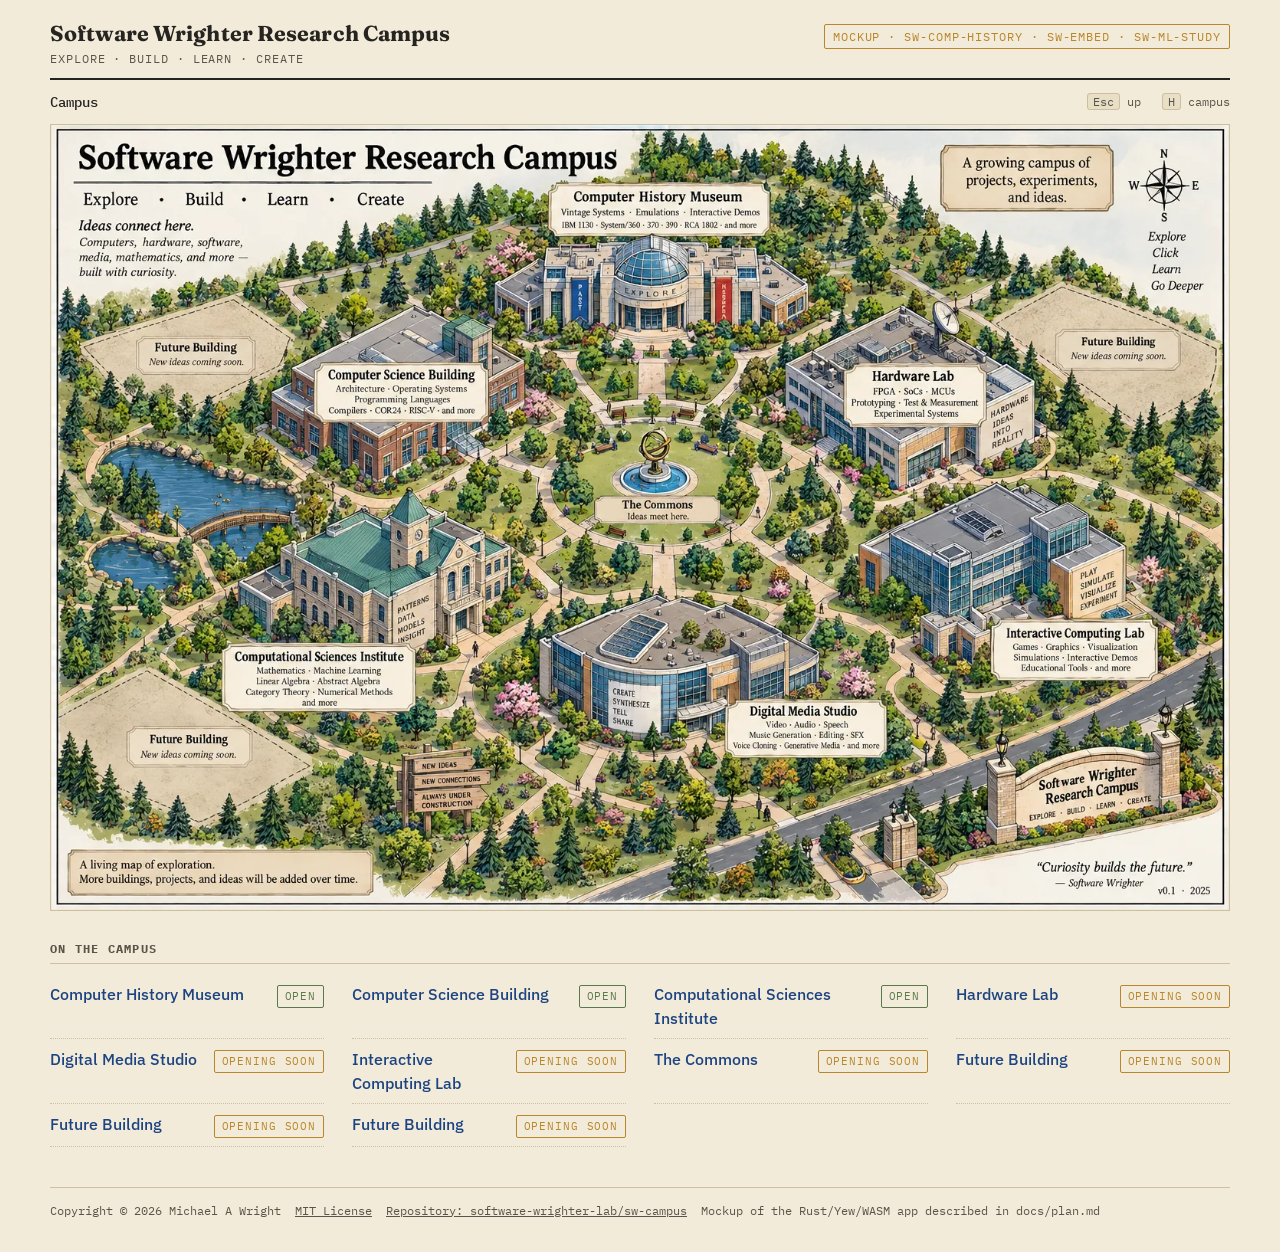
<file: mockups/campus/index.html>
<!DOCTYPE html>
<html lang="en">
<head>
  <meta charset="UTF-8">
  <meta name="viewport" content="width=device-width, initial-scale=1.0">
  <title>Software Wrighter Research Campus</title>
  <link rel="stylesheet" href="https://fonts.googleapis.com/css2?family=Fraunces:opsz,wght@9..144,500;9..144,700&family=IBM+Plex+Sans:wght@400;500;600&family=IBM+Plex+Mono:wght@400;500&display=swap">
  <link rel="stylesheet" href="css/campus.css">
</head>
<body>
<div class="wrap">
  <header>
    <a class="brand" href="#/">Software Wrighter Research Campus<small>Explore · Build · Learn · Create</small></a>
    <span class="mock">Mockup · sw-comp-history · sw-embed · sw-ml-study</span>
  </header>
  <nav class="crumbs" id="crumbs" aria-label="Where you are"></nav>
  <main id="main"></main>
  <footer>
    <span>Copyright &copy; 2026 Michael A Wright</span>
    <a href="https://github.com/software-wrighter-lab/sw-campus/blob/main/LICENSE">MIT License</a>
    <a href="https://github.com/software-wrighter-lab/sw-campus">Repository: software-wrighter-lab/sw-campus</a>
    <span>Mockup of the Rust/Yew/WASM app described in docs/plan.md</span>
  </footer>
</div>

<script>
// ---------- Content: the semantic model (what exists) ----------
// Every place: kind, title, tagline, status ('open' | 'soon'), and optionally
// summary (real prose, shown as a draft), demos (live, runnable in a browser),
// repos ('org/name' + note), exhibits (planned sub-places), external (a
// single outbound link), scene (a painting with hotspots), children.
const GH = 'https://github.com/';
const CH = 'https://sw-comp-history.github.io/';
const EMB = 'https://sw-embed.github.io/';
const MLS = 'https://sw-ml-study.github.io/';

const PLACES = {
  campus: { kind: 'Campus', title: 'Software Wrighter Research Campus',
    tagline: 'A growing campus of projects, experiments, and ideas.',
    scene: 'campus',
    children: ['computer-history','computer-science','computational-sciences','hardware-lab','digital-media','interactive-computing','commons','future-nw','future-ne','future-sw'] },

  // ---- Computer History Museum (sw-comp-history) ----
  'computer-history': { kind: 'Building', title: 'Computer History Museum', status: 'open',
    tagline: 'Vintage systems · Emulations · Interactive demos',
    summary: 'People, ideas, machines. Historic computers rebuilt as emulators you can run in the browser, with the toolchains written to program them.',
    scene: 'lobby',
    children: ['ibm-1130','ibm-360','ibm-370','ibm-390','early-computers','personal-computing','processors','interfaces-media','minicomputers','game-machines','special-exhibits','library-archives','vacuum-tubes','transistors','punch-cards','core-memory','paper-tape','early-pcs'] },

  'ibm-1130': { kind: 'Wing', title: 'IBM 1130 Wing', status: 'open',
    tagline: 'The 1131 console, its peripherals, and the toolchain written to program it.',
    demos: [ { name: 'IBM 1130 System Emulator', repo: 'sw-comp-history/ibm-1130-rs', url: CH + 'ibm-1130-rs/', note: 'Yew/Rust/WASM emulation of the 1130 system' } ],
    repos: [
      ['sw-comp-history/sw-ibm-1130-peripherals', 'peripherals emulation and demos (1442, 1132, 2310 ...)'],
      ['sw-comp-history/sw-ibm1130-forth', 'FORTH for the IBM 1130'],
      ['sw-comp-history/sw-ibm1130-isa', 'ISA: opcodes, encoding, addressing modes'],
      ['sw-comp-history/sw-ibm1130-asm', 'assembler'], ['sw-comp-history/sw-ibm1130-codegen', 'code generator'],
      ['sw-comp-history/sw-ibm1130-target', 'toolchain target'], ['sw-comp-history/sw-ibm1130-emulator', 'emulator core'],
    ],
    exhibits: [['029','IBM 029 Card Punch'],['1130','IBM 1130 Console (1131 CPU)'],['1442','IBM 1442 Card Read Punch'],['1132','IBM 1132 Printer'],['2310','IBM 2310 Disk Drive']] },
  'ibm-360': { kind: 'Wing', title: 'IBM System/360 Wing', status: 'open',
    tagline: 'The family that made "compatible" a word, and APL\\360 running on it.',
    demos: [ { name: 'APL Horse Race', repo: 'sw-comp-history/apl-horse-race', url: CH + 'apl-horse-race/', note: 'Throwback Thursday: a first program, in APL\\360' } ],
    repos: [['sw-comp-history/apl-horse-race', 'the APL\\360 horse race']] },
  'ibm-370': { kind: 'Wing', title: 'IBM System/370 Wing', status: 'soon', tagline: 'Virtual memory, VM/370, and the machines that ran the 1970s.' },
  'ibm-390': { kind: 'Wing', title: 'IBM System/390 Wing', status: 'open',
    tagline: 'ESA/390 assembler, and the batch pipelines of CMS and TSO.',
    demos: [
      { name: 'IBM ESA/390 Assembly Emulator', repo: 'sw-comp-history/ibm-390-rs', url: CH + 'ibm-390-rs/', note: 'OS/390 assembler emulator in Yew/Rust/WASM' },
      { name: 'Historical Batch Pipelines', repo: 'sw-comp-history/pipelines-rs', url: CH + 'pipelines-rs/', note: 'IBM CMS/TSO Pipelines, demonstrated in Rust' },
    ],
    repos: [['sw-comp-history/ibm-390-rs','ESA/390 emulator'],['sw-comp-history/pipelines-rs','CMS/TSO Pipelines']] },
  processors: { kind: 'Wing', title: 'Processors & Architectures', status: 'open',
    tagline: 'Instruction sets as artifacts. First installation: the RCA CDP1802 (COSMAC).',
    demos: [
      { name: 'RCA COSMAC 1802 Assembly Emulator', repo: 'sw-comp-history/rca-1802-rs', url: CH + 'rca-1802-rs/', note: 'COSMAC ELF simulator in Yew/Rust/WASM' },
      { name: 'CDP1802 I/O Live Demo', repo: 'sw-comp-history/sw-cdp1802-io', url: CH + 'sw-cdp1802-io/', note: 'input/output on the 1802' },
    ],
    repos: [['sw-comp-history/sw-cdp1802-isa','ISA'],['sw-comp-history/sw-cdp1802-asm','assembler'],['sw-comp-history/sw-cdp1802-codegen','code generator'],['sw-comp-history/sw-cdp1802-target','toolchain target'],['sw-comp-history/sw-cdp1802-emulator','emulator core']] },
  'early-computers':   { kind: 'Wing', title: 'Early Computers & Pioneers', status: 'soon', tagline: 'Before the mainframe.' },
  'personal-computing':{ kind: 'Wing', title: 'Personal Computing', status: 'soon', tagline: 'The machine on the desk.' },
  'interfaces-media':  { kind: 'Wing', title: 'Interfaces & Media', status: 'soon', tagline: 'Cards, tape, terminals, screens.' },
  minicomputers:       { kind: 'Wing', title: 'Minicomputers & Workstations', status: 'soon', tagline: 'Smaller than a room, bigger than a desk.' },
  'game-machines':     { kind: 'Wing', title: 'Game Machines', status: 'soon', tagline: 'Consoles, arcades, and the hardware that played.' },
  'special-exhibits':  { kind: 'Wing', title: 'Special Exhibits', status: 'soon', tagline: 'Rotating installations.' },
  'library-archives':  { kind: 'Wing', title: 'Library & Archives', status: 'soon', tagline: 'Manuals, listings, and the paper trail.' },
  'vacuum-tubes': { kind: 'Lobby exhibit', title: 'Vacuum Tubes', status: 'soon', tagline: '1930s to 1950s.' },
  transistors:    { kind: 'Lobby exhibit', title: 'Transistors & Early ICs', status: 'soon', tagline: '1950s to 1970s.' },
  'punch-cards':  { kind: 'Lobby exhibit', title: 'Punch Cards', status: 'soon', tagline: '1890s to 1970s.' },
  'core-memory':  { kind: 'Lobby exhibit', title: 'Core Memory', status: 'soon', tagline: '1950s to 1970s.' },
  'paper-tape':   { kind: 'Lobby exhibit', title: 'Paper Tape', status: 'soon', tagline: '1950s to 1980s.' },
  'early-pcs':    { kind: 'Lobby exhibit', title: 'Early Personal Computers', status: 'soon', tagline: '1970s to 1980s.' },

  // ---- Computer Science Building (sw-embed) ----
  'computer-science': { kind: 'Building', title: 'Computer Science Building', status: 'open',
    tagline: 'Embedded Systems · Architectures · Languages · Emulators · Demos · Tools',
    summary: 'From curiosity to code. The sw-embed family: a 24-bit soft CPU, the languages bootstrapped onto it, a microkernel, and a browser IDE for every one of them.',
    scene: 'cs-lobby',
    children: ['cpu-architectures','language-experiments','operating-systems','emulators-simulators','hardware-interfaces','development-tools','demos-experiments','all-sw-embed','cpus-through-ages','interfaces-peripherals','information-desk','featured-projects'] },

  'cpu-architectures': { kind: 'Wing', title: 'CPU Architectures', status: 'open',
    tagline: 'COR24 · CPU design · Emulation demos',
    summary: 'COR24 is MakerLisp\'s 24-bit RISC soft CPU for small FPGAs: 8 registers, 34 instructions, a 16 MB address space, 101 MHz on a Lattice MachXO2. Software Wrighter\'s independent toolchain for it, and a RISC-V RV32I teaching emulator, live here. Every other wing in this building builds on these two instruction sets.',
    demos: [
      { name: 'COR24 Tools & Demos hub', repo: 'sw-embed/web-sw-cor24-demos', url: EMB + 'web-sw-cor24-demos/', note: 'ISA reference, hardware notes, and the directory of every live demo' },
      { name: 'COR24 Emulator', repo: 'sw-embed/cor24-rs', url: EMB + 'cor24-rs/', note: 'Yew/Rust/WASM' },
      { name: 'RISC-V RV32I Assembly Emulator', repo: 'sw-embed/risc-v-rs', url: EMB + 'risc-v-rs/', note: 'interactive teaching emulator' },
    ],
    repos: [['sw-embed/sw-cor24-isa','ISA definitions: opcodes, encoding, registers'],['sw-embed/sw-cor24-emulator','emulator core (trimmed from cor24-rs)'],['sw-embed/sw-cor24-project','ecosystem hub and map'],['hardwarewrighter/hw-cor24-tang-nano','the soft CPU on a Tang Nano FPGA']],
    exhibits: [['cor24','COR24 24-bit RISC'],['risc-v','RISC-V RV32I']] },

  'language-experiments': { kind: 'Wing', title: 'Language Experiments', status: 'open',
    tagline: 'Tiny C · Forth · APL · Lisp · and more',
    summary: 'Language bootstrapping as a sport. Twelve languages brought up on a 24-bit CPU with 1 MB of SRAM, each with a browser IDE or debugger so you can run them without the hardware. Several are implemented in each other: Smalltalk in Tiny BASIC, BASIC in Pascal on a p-code VM, SNOBOL4 in PL/SW, OCaml in Pascal.',
    demos: [
      { name: 'Tiny C Web IDE', repo: 'sw-embed/web-sw-cor24-x-tinyc', url: EMB + 'web-sw-cor24-x-tinyc/', note: 'compile, assemble, run' },
      { name: 'Pascal', repo: 'sw-embed/web-sw-cor24-pascal', url: EMB + 'web-sw-cor24-pascal/', note: 'Turbo-Pascal-inspired compiler and runtime' },
      { name: 'Forth debugger', repo: 'sw-embed/web-sw-cor24-forth', url: EMB + 'web-sw-cor24-forth/', note: 'direct-threaded Forth' },
      { name: 'Tiny Macro Lisp REPL', repo: 'sw-embed/web-sw-cor24-macrolisp', url: EMB + 'web-sw-cor24-macrolisp/', note: 'Lisp-1 with closures, GC, TCO' },
      { name: 'APL', repo: 'sw-embed/web-sw-cor24-apl', url: EMB + 'web-sw-cor24-apl/', note: 'an APL interpreter on COR24' },
      { name: 'Time-Sharing BASIC', repo: 'sw-embed/web-sw-cor24-basic', url: EMB + 'web-sw-cor24-basic/', note: '1970s terminal BASIC, written in Pascal on p-code' },
      { name: 'SNOBOL4', repo: 'sw-embed/web-sw-cor24-snobol4', url: EMB + 'web-sw-cor24-snobol4/', note: 'string processing, implemented in PL/SW' },
      { name: 'PL/SW', repo: 'sw-embed/web-sw-cor24-plsw', url: EMB + 'web-sw-cor24-plsw/', note: 'a PL/I-inspired systems language' },
      { name: 'OCaml', repo: 'sw-embed/web-sw-cor24-ocaml', url: EMB + 'web-sw-cor24-ocaml/', note: 'implemented in COR24 Pascal' },
      { name: 'Fortran', repo: 'sw-embed/web-sw-cor24-fortran', url: EMB + 'web-sw-cor24-fortran/', note: 'research-phase compiler' },
      { name: 'Smalltalk', repo: 'sw-embed/web-sw-cor24-smalltalk', url: EMB + 'web-sw-cor24-smalltalk/', note: 'a demo Smalltalk in Tiny BASIC' },
      { name: 'p-code VM debugger', repo: 'sw-embed/web-sw-cor24-pcode', url: EMB + 'web-sw-cor24-pcode/', note: 'the substrate under Pascal and BASIC' },
    ],
    repos: [['sw-embed/sw-cor24-macrolisp','Tiny Macro Lisp'],['sw-embed/sw-cor24-forth','Forth kernel'],['sw-embed/sw-cor24-pascal','Pascal'],['sw-embed/sw-cor24-basic','BASIC'],['sw-embed/sw-cor24-snobol4','SNOBOL4'],['sw-embed/sw-cor24-plsw','PL/SW'],['sw-embed/sw-cor24-ocaml','OCaml'],['sw-embed/sw-cor24-fortran','Fortran'],['sw-embed/sw-cor24-smalltalk','Smalltalk'],['sw-embed/sw-cor24-apl','APL'],['sw-embed/sw-cor24-prolog','Prolog (WAM-like VM)'],['sw-embed/sw-cor24-rpg-ii','RPG-II'],['sw-embed/sw-cor24-hlasm','HLASM'],['sw-embed/sw-cor24-rust','Rust-to-COR24 via MSP430 IR'],['sw-embed/sw-cor24-script','sws shell / scripting']] },

  'operating-systems': { kind: 'Wing', title: 'Operating Systems', status: 'open',
    tagline: 'sw-tos · MesaOS · MLOS (sw-os-ml) · OS experiments',
    summary: 'SWTOS is a clean-room microkernel inspired by MINIX IPC, built natively for small CPUs and FPGA soft cores, with a TUI you can drive in the browser. MLOS is a different bet: a new kernel, written from scratch in Rust, that virtualises resident model state the way Unix virtualises pages. It is an operating system first and belongs here; the Machine Learning wing points back at it.',
    demos: [
      { name: 'SWTOS stable demo', repo: 'sw-embed/swtos-live', url: 'https://swtos.softwarewrighter.com/', note: 'swtos.softwarewrighter.com' },
      { name: 'SWTOS TUI in the browser', repo: 'sw-embed/web-sw-tos', url: EMB + 'web-sw-tos/', note: 'latest build' },
    ],
    repos: [['sw-embed/sw-tos','Software Wrighter Tiny O/S for COR24'],['sw-ml-study/sw-os-ml','MLOS: an OS for machine-learning state (pre-implementation; cross-listed from the Institute)'],['softwarewrighter/MesaOS','reference fork of an external 64-bit Rust OS, not Software Wrighter work']] },

  'emulators-simulators': { kind: 'Wing', title: 'Emulators & Simulators', status: 'open',
    tagline: 'Interactive demos · Web-based simulators',
    summary: 'The same machines seen through the browser: every simulator in the building that runs as Rust compiled to WebAssembly. The CPU Architectures wing owns the instruction sets; this wing is the collection of things you can click Run on.',
    demos: [
      { name: 'COR24 Emulator', repo: 'sw-embed/cor24-rs', url: EMB + 'cor24-rs/', note: 'the original Yew emulator' },
      { name: 'RISC-V RV32I Assembly Emulator', repo: 'sw-embed/risc-v-rs', url: EMB + 'risc-v-rs/', note: 'learn RV32I by running it' },
      { name: 'COR24 cross-assembler Web UI', repo: 'sw-embed/web-sw-cor24-x-assembler', url: EMB + 'web-sw-cor24-x-assembler/', note: 'assemble and step' },
      { name: 'p-code VM debugger', repo: 'sw-embed/web-sw-cor24-pcode', url: EMB + 'web-sw-cor24-pcode/', note: 'watch the VM run' },
      { name: 'Forth debugger', repo: 'sw-embed/web-sw-cor24-forth', url: EMB + 'web-sw-cor24-forth/', note: 'step the inner interpreter' },
    ],
    repos: [['sw-embed/web-sw-cor24-assembler','browser assembly IDE and emulator'],['sw-embed/sw-cor24-debugger','debugger for emulator and hardware']] },

  'hardware-interfaces': { kind: 'Wing', title: 'Hardware Interfaces', status: 'soon',
    tagline: 'UART · I2C · SPI · JTAG · FPGA · MCU demos',
    summary: 'No live demos yet. The public repos closest to this wing are a BMP280 pressure-sensor driver and the ESP32-S3 and bench-instrument work under hardwarewrighter. The Hardware Lab building across the quad is the canonical home for the FPGA and MCU work; this wing will show the software side of the same interfaces.',
    repos: [['sw-embed/bmp280','embedded-hal driver for the BMP280 pressure sensor'],['hardwarewrighter/lb-esp32-s3-n16r8','ESP32-S3 work repo'],['hardwarewrighter/scpi-scripts','programmable scope, DMM, PSU, function generator']] },

  'development-tools': { kind: 'Wing', title: 'Development Tools', status: 'open',
    tagline: 'Toolchains · Build environments · Utilities',
    summary: 'Cross tools run on the host in Rust: assembler, Tiny C compiler, p-code assembler, linker, and ahead-of-time compiler. Native tools run on the COR24 itself in C: an assembler, a resident monitor, a shell, and a line editor. The browser IDEs wrap the cross tools.',
    demos: [
      { name: 'COR24 cross-assembler', repo: 'sw-embed/web-sw-cor24-x-assembler', url: EMB + 'web-sw-cor24-x-assembler/', note: 'assembly source to machine code, live' },
      { name: 'Tiny C cross-compiler IDE', repo: 'sw-embed/web-sw-cor24-x-tinyc', url: EMB + 'web-sw-cor24-x-tinyc/', note: 'compile, assemble, run' },
      { name: 'p-code toolchain debugger', repo: 'sw-embed/web-sw-cor24-pcode', url: EMB + 'web-sw-cor24-pcode/', note: 'VM, assembler, linker' },
    ],
    repos: [['sw-embed/sw-cor24-x-assembler','cross-assembler library and CLI'],['sw-embed/sw-cor24-x-tinyc','Tiny C cross-compiler'],['sw-embed/sw-cor24-pcode','p-code VM, assembler, linker'],['sw-embed/sw-cor24-x-pc-aotc','p-code ahead-of-time compiler'],['sw-embed/sw-cor24-assembler','native assembler in C, runs on COR24'],['sw-embed/sw-cor24-tinyc','native C compiler (future)'],['sw-embed/sw-cor24-monitor','resident monitor'],['sw-embed/sw-cor24-script','sws interactive shell'],['sw-embed/sw-cor24-yocto-ed','modal line editor over UART'],['sw-cli-tools/sw-launcher','CLI for launching sw-embed apps on emulators']] },

  'demos-experiments': { kind: 'Wing', title: 'Demos & Experiments', status: 'open',
    tagline: 'Hands-on examples · Educational projects',
    summary: 'The front door of the sw-embed ecosystem: a categorised grid of every live demo, the ISA reference, and the hardware notes, itself built in Yew.',
    demos: [ { name: 'COR24 Tools & Demos', repo: 'sw-embed/web-sw-cor24-demos', url: EMB + 'web-sw-cor24-demos/', note: '7 categories, 13 demos' } ],
    repos: [['sw-embed/web-sw-cor24-demos','the landing page']] },

  'all-sw-embed': { kind: 'Directory', title: 'All sw-embed Repositories', status: 'open',
    tagline: 'Browse on GitHub', external: { label: 'Browse sw-embed on GitHub', url: GH + 'sw-embed' },
    summary: 'Every repository in the organisation, including the ones not yet installed as exhibits.' },

  'cpus-through-ages':      { kind: 'Lobby exhibit', title: 'CPUs Through the Ages', status: 'soon', tagline: 'Z80 · 6502 · RISC-V · COR24. Two of these have emulators here; the other two are aspirations.' },
  'interfaces-peripherals': { kind: 'Lobby exhibit', title: 'Interfaces and Peripherals', status: 'soon', tagline: 'UART · I2C · SPI · JTAG' },
  'information-desk':       { kind: 'Lobby exhibit', title: 'Information', status: 'soon', tagline: 'sw-embed · Demos · Documentation · Get Started' },
  'featured-projects':      { kind: 'Lobby exhibit', title: 'Featured sw-embed Projects', status: 'soon', tagline: 'sw-cor24 · sw-tos · Tiny C · Language Demos · Hardware Interface Demos · Emulator Collection' },

  // ---- Computational Sciences Institute (sw-ml-study) ----
  'computational-sciences': { kind: 'Building', title: 'Computational Sciences Institute', status: 'open',
    tagline: 'Mathematics · Machine Learning · Artificial Intelligence',
    summary: 'Ideas become understanding. The sw-ml-study family: an array language built for machine learning, and the mathematics, algorithms, and ML experiments written in it.',
    scene: 'csi-lobby',
    children: ['sw-mlpl','mathematics-foundation','category-theory','machine-learning','algorithms-data-structures','functional-pipelines','extensions-integrations','all-sw-ml-study','abstraction-to-intelligence','curiosity-fountain','visualizing-understanding','ideas-lab'] },

  'sw-mlpl': { kind: 'Wing', title: 'sw-MLPL', status: 'open',
    tagline: 'The array-oriented language for ML and beyond. Language · REPL · Libraries · Demos',
    summary: 'sw-MLPL is a Rust-first array and tensor programming language for machine learning, visualisation, and experimentation, inspired by APL, APL2, J, and BQN. The playground runs the whole interpreter in the browser: pick a demo, edit it, run it. Every other wing in this building is written in it.',
    demos: [
      { name: 'sw-MLPL Playground (stable)', repo: 'sw-ml-study/mlpl-live', url: 'https://mlpl.softwarewrighter.com/', note: 'the recommended public build' },
      { name: 'sw-MLPL Playground (latest)', repo: 'sw-ml-study/sw-mlpl', url: MLS + 'sw-mlpl/', note: 'built from main' },
    ],
    repos: [['sw-ml-study/sw-mlpl','the language, playground, and native tools'],['sw-ml-study/mlpl-live','the stable release build'],['sw-ml-study/demo-mlpl-libraries','reusable libraries written in MLPL']],
    exhibits: [['playground','The Playground'],['reference','Language reference and glossary'],['libraries','MLPL libraries']] },

  'mathematics-foundation': { kind: 'Wing', title: 'Mathematics Foundation', status: 'open',
    tagline: 'Core math for ML and computation. Linear Algebra · Abstract Algebra · Calculus · Discrete Math',
    summary: 'The premise of the algebra course is small and does a lot of work: a finite binary operation on n elements is an n x n array, so every law is an array predicate and every counterexample is an index you can see. Linear algebra climbs from dot products to least squares, PCA, LoRA, and attention. Calculus and discrete mathematics have no lessons yet.',
    demos: [
      { name: 'Abstract Algebra, Visually', repo: 'sw-ml-study/demo-abstract-algebra', url: MLS + 'demo-abstract-algebra/', note: 'magmas to groups, as pictures' },
      { name: 'The algebra course', repo: 'sw-ml-study/demo-abstract-algebra', url: MLS + 'demo-abstract-algebra/learn/', note: 'eleven guided steps; the interpreter grades you in the page' },
      { name: 'The Cayley table Lab', repo: 'sw-ml-study/demo-abstract-algebra', url: MLS + 'demo-abstract-algebra/lab/', note: 'edit a table, watch the classifier re-decide' },
    ],
    repos: [['sw-ml-study/demo-linear-algebra','feature vectors to attention, visually'],['sw-ml-study/demo-abstract-algebra','13 lessons, 0 explicit loops']],
    exhibits: [['linear-algebra','Linear Algebra'],['abstract-algebra','Abstract Algebra'],['calculus','Calculus'],['discrete-math','Discrete Mathematics']] },

  'category-theory': { kind: 'Wing', title: 'Category Theory', status: 'open',
    tagline: 'Composable thinking for complex systems. Concepts · Visualizations · Examples',
    summary: 'Executable lessons where category-theory laws become diagrams you can inspect: values move along arrows, both sides of an equation run over the same finite inputs, and a failed law shows a concrete counterexample. Functions, identity, composition, then products, coproducts, functors, natural transformations, optics, and one concrete adjunction. No browser build yet; the lessons run in the interpreter.',
    repos: [['sw-ml-study/demo-category-theory','the lessons']] },

  'machine-learning': { kind: 'Wing', title: 'Machine Learning', status: 'open',
    tagline: 'Data · Models · Training · Evaluation. Datasets · Tools · Experiments',
    summary: 'Artifact utilities inspect, validate, convert, and quantise Safetensors and GGUF checkpoints in MLPL. Two microscopes expose the intermediate values of a training run and of a tiny mixture-of-experts as recorded timelines. The Serial Parameter Machine asks whether inference needs random-access memory at all, and answers with an FPGA emulator you can drive. A Rust neural-net lab bench trains logic gates in the browser. Nine forked reference repos (ATTN/11, bertviz, PredictiveCoding, JEPA, ViT, and others) sit on the reading shelf and are not Software Wrighter work.',
    demos: [
      { name: 'Serial-MoE FPGA Visual Emulator', repo: 'sw-ml-study/emufpga', url: MLS + 'emufpga/', note: 'streaming low-bit weights from sequential storage' },
      { name: 'Neural Network Lab Bench', repo: 'sw-ml-study/neural-net-rs', url: MLS + 'neural-net-rs/', note: 'train AND, OR, XOR, QUADRANT in the browser' },
    ],
    repos: [['sw-ml-study/demo-ml-utils','inspect, validate, visualise, convert, quantise checkpoints'],['sw-ml-study/demo-ml-microscope','intermediate values as a recorded timeline'],['sw-ml-study/moe-microscope','an introspectable tiny MoE from scratch'],['sw-ml-study/emufpga','Serial Parameter Machine research vehicle'],['sw-ml-study/neural-net-rs','CLI, REST, and WASM neural-net platform'],['sw-ml-study/ml-viz','Blender + three.js scenes from ML scene specs'],['sw-ml-study/cat-finder','find the cats in a photo library with local YOLO'],['sw-ml-study/sw-os-ml','MLOS, the OS for model state (canonical home: Operating Systems, Computer Science Building)']],
    exhibits: [['artifact-utils','Checkpoint utilities: inference and quantisation'],['ml-microscope','The ML Microscope'],['moe-microscope','The MoE Microscope'],['serial-moe','Serial Parameter Machine'],['lab-bench','Neural Network Lab Bench'],['ml-viz','ML visualisation scenes'],['cat-finder','Cat Finder']] },

  'algorithms-data-structures': { kind: 'Wing', title: 'Algorithms & Data Structures', status: 'open',
    tagline: 'Classic and modern algorithms. Implementations · Visualizations · Practice',
    summary: 'Can an array language designed for ML explain dynamically sized structures and ordinary programming with few loops, preferably none? Searching, sorting, graphs, dynamic programming, and matrices in one repo; representations, invariants, and honest costs in another; and a third on one question: how does a system find the small part of memory that matters, from hash probes toward retrieval and sparse attention. Interpreter lessons; no browser build yet.',
    repos: [['sw-ml-study/demo-algorithms','searching, sorting, graphs, DP, serialization'],['sw-ml-study/demo-data-structures','representations, operations, invariants, costs'],['sw-ml-study/demo-memory','hash tables, caches, filters, retrieval']] },

  'functional-pipelines': { kind: 'Wing', title: 'Functional Pipelines & Combinators', status: 'open',
    tagline: 'Data pipelines, transformations, and more. Combinators · Extensions · Examples',
    summary: 'Ramda-inspired pipelines using array operations and compiler-visible functions; bird-named combinators from To Mock a Mockingbird proving the language is higher-order; and functional readings of the Gang of Four patterns as pure values, composition, and effects-as-data. Interpreter lessons; no browser build yet.',
    repos: [['sw-ml-study/demo-functional-pipelines','readable functional pipelines'],['sw-ml-study/demo-combinators','the combinator aviary'],['sw-ml-study/demo-design-patterns','GoF patterns, functionally']] },

  'extensions-integrations': { kind: 'Wing', title: 'Extensions & Integrations', status: 'open',
    tagline: 'Extend MLPL with native capabilities. Rust Extensions · 3D Visualization · File I/O · More',
    summary: 'Independently built Rust libraries add native capability without growing the runtime: a wireframe cube, a native 3D tensor city, an audio spectrum, SQLite, HTTP, and the Rust/Yew ML microscope viewer. File processing asks whether an APL-descended language can handle real byte formats and compile to a standalone executable: hexdump to WAV to MP3 and Ogg. Native builds; no browser demo published yet.',
    repos: [['sw-ml-study/demo-extensions','dynamically loaded Rust extensions and native apps'],['sw-ml-study/demo-file-processing','hexdump, WAV, MP3/ID3, Ogg, streaming'],['sw-ml-study/demo-mlpl-libraries','shareable MLPL modules']] },

  'all-sw-ml-study': { kind: 'Directory', title: 'All sw-ml-study Repositories', status: 'open',
    tagline: 'Browse on GitHub', external: { label: 'Browse sw-ml-study on GitHub', url: GH + 'sw-ml-study' },
    summary: 'Every repository in the organisation, including the reading-shelf forks that are not exhibits.' },

  'abstraction-to-intelligence': { kind: 'Lobby exhibit', title: 'From Abstraction to Intelligence', status: 'soon', tagline: 'Numbers · Structures · Models · Real-World Impact' },
  'curiosity-fountain':          { kind: 'Landmark', title: 'Curiosity Drives Progress', status: 'soon', tagline: 'The armillary fountain in the rotunda.' },
  'visualizing-understanding':   { kind: 'Lobby exhibit', title: 'Visualizing Understanding', status: 'soon', tagline: 'Data · Models · Algorithms · Insight' },
  'ideas-lab':                   { kind: 'Lobby exhibit', title: 'Ideas Lab', status: 'soon', tagline: 'Where the microscopes will be projected.' },

  // ---- Other campus places ----
  'hardware-lab':          { kind: 'Building', title: 'Hardware Lab', status: 'soon', tagline: 'FPGA · SoCs · MCUs · Prototyping · Test & Measurement · Experimental Systems' },
  'digital-media':         { kind: 'Building', title: 'Digital Media Studio', status: 'soon', tagline: 'Video · Audio · Speech · Music Generation · Editing · SFX · Voice Cloning · Generative Media' },
  'interactive-computing': { kind: 'Building', title: 'Interactive Computing Lab', status: 'soon', tagline: 'Games · Graphics · Visualization · Simulations · Interactive Demos · Educational Tools' },
  commons:     { kind: 'Landmark', title: 'The Commons', status: 'soon', tagline: 'Ideas meet here.' },
  'future-nw': { kind: 'Site', title: 'Future Building', status: 'soon', tagline: 'New ideas coming soon.' },
  'future-ne': { kind: 'Site', title: 'Future Building', status: 'soon', tagline: 'New ideas coming soon.' },
  'future-sw': { kind: 'Site', title: 'Future Building', status: 'soon', tagline: 'New ideas coming soon.' },
};

// ---------- Scenes: where things are drawn (1536 x 1024 image space) ----------
const SCENES = {
  campus: { image: 'images/campus.webp', alt: 'Painted map of the Software Wrighter Research Campus', hotspots: [
    ['computer-history', 575,130,385,210], ['computer-science', 285,250,280,230], ['hardware-lab', 950,250,350,220],
    ['computational-sciences', 230,480,390,260], ['digital-media', 620,600,290,230], ['interactive-computing', 1050,460,390,250],
    ['commons', 700,400,180,130], ['future-nw', 60,210,270,150], ['future-ne', 1290,230,230,140], ['future-sw', 20,760,310,150],
  ]},
  lobby: { image: 'images/lobby.webp', alt: 'Painted lobby of the Computer History Museum with its directory board', hotspots: [
    ['ibm-1130', 577,375,193,24], ['ibm-360', 577,404,193,24], ['ibm-370', 577,433,193,24], ['ibm-390', 577,462,193,24],
    ['early-computers', 577,492,193,24], ['personal-computing', 577,522,193,24],
    ['processors', 792,375,183,24], ['interfaces-media', 792,404,183,24], ['minicomputers', 792,433,183,24],
    ['game-machines', 792,462,183,24], ['special-exhibits', 792,492,183,24], ['library-archives', 792,522,183,24],
    ['vacuum-tubes', 30,700,205,200], ['transistors', 295,720,195,180], ['punch-cards', 300,610,160,110],
    ['core-memory', 460,640,140,150], ['paper-tape', 1000,640,160,150], ['early-pcs', 1170,690,200,160],
  ]},
  'cs-lobby': { image: 'images/cs-lobby.webp', alt: 'Painted lobby of the Computer Science Building with the sw-embed project directory', hotspots: [
    ['cpu-architectures', 524,213,438,40], ['language-experiments', 524,257,438,40], ['operating-systems', 524,301,438,40],
    ['emulators-simulators', 524,345,438,40], ['hardware-interfaces', 524,389,438,40], ['development-tools', 524,433,438,40],
    ['demos-experiments', 524,477,438,40], ['all-sw-embed', 524,521,438,36],
    ['cpus-through-ages', 0,640,410,190], ['interfaces-peripherals', 1150,640,386,200],
    ['information-desk', 500,620,580,110], ['featured-projects', 1355,405,181,195],
  ]},
  'csi-lobby': { image: 'images/csi-lobby.webp', alt: 'Painted lobby of the Computational Sciences Institute with the sw-ml-study project directory', hotspots: [
    ['sw-mlpl', 588,308,300,38], ['mathematics-foundation', 588,353,300,38], ['category-theory', 588,398,300,38],
    ['machine-learning', 588,443,300,38], ['algorithms-data-structures', 588,488,300,38], ['functional-pipelines', 588,533,300,38],
    ['extensions-integrations', 588,578,300,38], ['all-sw-ml-study', 588,623,300,34],
    ['abstraction-to-intelligence', 0,700,370,160], ['curiosity-fountain', 610,660,370,130],
    ['visualizing-understanding', 1180,700,356,170], ['ideas-lab', 1140,530,190,160],
  ]},
};
const W = 1536, H = 1024;

// ---------- Hierarchy derived from children (a place never stores its parent) ----------
const PARENT = {};
for (const [id, p] of Object.entries(PLACES)) (p.children || []).forEach(c => { PARENT[c] = id; });
function chainOf(id) { const out = []; for (let cur = id; cur; cur = PARENT[cur]) out.unshift(cur); return out; }
function pathOf(id) { return id === 'campus' ? '#/' : '#/campus/' + chainOf(id).slice(1).join('/'); }
function parentOf(id) { return PARENT[id] || null; }

// ---------- Routing: #/campus/computer-science/cpu-architectures ----------
function current() {
  const segs = location.hash.replace(/^#\/?/, '').split('/').filter(Boolean);
  if (segs[0] === 'campus') segs.shift();
  const id = segs.length ? segs[segs.length - 1] : 'campus';
  const valid = PLACES[id] && chainOf(id).slice(1).join('/') === segs.join('/');
  return { id: valid ? id : null, chain: valid ? chainOf(id) : ['campus'] };
}

// ---------- Rendering ----------
const esc = s => String(s).replace(/[&<>"]/g, c => ({'&':'&amp;','<':'&lt;','>':'&gt;','"':'&quot;'}[c]));

function renderCrumbs(chain) {
  const parts = [];
  chain.forEach((id, i) => {
    const label = id === 'campus' ? 'Campus' : PLACES[id].title;
    if (i < chain.length - 1) parts.push(`<a href="${pathOf(id)}">${esc(label)}</a><span class="sep">›</span>`);
    else parts.push(`<span class="here">${esc(label)}</span>`);
  });
  parts.push(`<span class="keys"><kbd>Esc</kbd> up &nbsp; <kbd>H</kbd> campus</span>`);
  document.getElementById('crumbs').innerHTML = parts.join('');
}

function chip(p) {
  return p.status === 'open' ? '<span class="chip open">Open</span>' : '<span class="chip soon">Opening soon</span>';
}

function renderScene(id, place) {
  const sc = SCENES[place.scene];
  const hots = sc.hotspots.map(([hid, x, y, w, h]) => {
    const p = PLACES[hid];
    const pts = `${x},${y} ${x+w},${y} ${x+w},${y+h} ${x},${y+h}`;
    return `<a class="hot ${p.status === 'open' ? '' : 'soon'}" href="${pathOf(hid)}" role="link" aria-label="${esc(p.title)}"
      data-id="${hid}" data-cx="${x + w/2}" data-by="${y + h}"><polygon points="${pts}"></polygon></a>`;
  }).join('');
  const dir = place.children.map(cid => `<li><a href="${pathOf(cid)}">${esc(PLACES[cid].title)}</a>${chip(PLACES[cid])}</li>`).join('');
  return `
    <div class="scene" id="scene">
      <svg viewBox="0 0 ${W} ${H}" preserveAspectRatio="xMidYMid meet" role="img" aria-label="${esc(sc.alt)}">
        <image href="${sc.image}" width="${W}" height="${H}"></image>
        ${hots}
      </svg>
      <div class="caption" id="caption" hidden></div>
    </div>
    <section class="dir" aria-label="Directory">
      <h2>${id === 'campus' ? 'On the campus' : 'Directory'}</h2>
      <ul>${dir}</ul>
    </section>`;
}

function renderPage(id, place) {
  const demos = (place.demos || []).map(d => `
    <li><span class="name">${esc(d.name)}<small>${esc(d.repo)} · ${esc(d.note)}</small></span>
        <a class="run" href="${d.url}" target="_blank" rel="noopener">Run demo</a></li>`).join('');
  const repos = (place.repos || []).map(([r, note]) => `
    <li><a href="${GH + r}" target="_blank" rel="noopener">${esc(r)}</a> <span>· ${esc(note)}</span></li>`).join('');
  const exhibits = (place.exhibits || []).map(([slug, title]) => `
    <li><span>${esc(title)}</span><span class="chip ph">${esc(slug)} · planned</span></li>`).join('');
  const parent = parentOf(id);
  const prose = place.summary
    ? `<p class="draft"><span class="chip draft">Draft</span>${esc(place.summary)}</p>`
    : `<div class="placeholder"><span class="chip soon">Placeholder</span>
        This is where the ${esc(place.kind.toLowerCase())}'s story goes: what it holds, why it matters,
        and what was built here. The real text is written when the exhibits are installed.</div>`;
  const external = place.external
    ? `<p><a class="run" href="${place.external.url}" target="_blank" rel="noopener">${esc(place.external.label)}</a></p>` : '';
  return `
    <article class="page">
      <div class="eyebrow">${esc(place.kind)} · ${esc(parent === 'campus' ? 'Campus' : PLACES[parent].title)}</div>
      <h1>${esc(place.title)}</h1>
      <p class="tagline">${esc(place.tagline)}</p>
      <div class="cols">
        <div class="prose">
          ${prose}
          ${external}
          ${exhibits ? `<div class="section exhibits"><h2>Exhibits in this wing</h2><ul>${exhibits}</ul></div>` : ''}
        </div>
        <div>
          <div class="section demos">
            <h2>Live demos</h2>
            ${demos ? `<ul>${demos}</ul>` : `<p class="placeholder"><span class="chip soon">Opening soon</span>No live demo installed yet.</p>`}
          </div>
          ${repos ? `<div class="section repos"><h2>Source repositories</h2><ul>${repos}</ul></div>` : ''}
        </div>
      </div>
      <a class="back" href="${pathOf(parent)}">‹ Back to ${esc(parent === 'campus' ? 'the campus' : PLACES[parent].title)}</a>
    </article>`;
}

function render() {
  const { id, chain } = current();
  const main = document.getElementById('main');
  renderCrumbs(chain);
  if (!id) {
    main.innerHTML = `<article class="page"><h1>No such place</h1><p class="tagline">Nothing is built at this address.</p><a class="back" href="#/">‹ Back to the campus</a></article>`;
    return;
  }
  const place = PLACES[id];
  main.innerHTML = place.scene ? renderScene(id, place) : renderPage(id, place);
  document.title = (id === 'campus' ? '' : place.title + ' · ') + 'Software Wrighter Research Campus';
  if (place.scene) wireScene();
  window.scrollTo(0, 0);
}

// ---------- Hover captions ----------
function wireScene() {
  const scene = document.getElementById('scene');
  const cap = document.getElementById('caption');
  const show = a => {
    const p = PLACES[a.dataset.id];
    const kids = (p.children || []).slice(0, 4).map(k => PLACES[k].title).join(' · ');
    const soon = p.status !== 'open';
    cap.className = 'caption' + (soon ? ' soon' : '');
    cap.innerHTML = `<div class="kind">${esc(p.kind)}</div><h3>${esc(p.title)}</h3><p>${esc(p.tagline)}</p>
      ${kids ? `<div class="children">${esc(kids)}${p.children.length > 4 ? ' · …' : ''}</div>` : ''}
      <div class="enter">${soon ? 'Opening soon' : 'Click to enter'}</div>`;
    const cx = a.dataset.cx / W, by = a.dataset.by / H;
    cap.style.left = (Math.min(Math.max(cx, 0.14), 0.86) * 100) + '%';
    if (by > 0.72) { cap.style.top = ''; cap.style.bottom = (100 - (by - 0.02) * 100 + 8) + '%'; }
    else { cap.style.bottom = ''; cap.style.top = (by * 100 + 1) + '%'; }
    cap.hidden = false;
  };
  const hide = () => { cap.hidden = true; };
  scene.querySelectorAll('.hot').forEach(a => {
    a.addEventListener('mouseenter', () => show(a));
    a.addEventListener('focus', () => show(a));
    a.addEventListener('mouseleave', hide);
    a.addEventListener('blur', hide);
  });
}

// ---------- Keys ----------
document.addEventListener('keydown', e => {
  if (e.target.matches('input, textarea')) return;
  if (e.key === 'Escape') { const { id } = current(); const p = id && parentOf(id); if (p) location.hash = pathOf(p); }
  if (e.key === 'h' || e.key === 'H') location.hash = '#/';
});

window.addEventListener('hashchange', render);
render();
</script>
</body>
</html>
</file>
<file: pages/css/campus.css>
:root {
    --paper: #f3ebd9;
    --paper-2: #e9dfc7;
    --ink: #262420;
    --ink-2: #5a544a;
    --rule: #cdbf9f;
    --blue: #2757a6;
    --blue-ink: #1d4482;
    --blue-wash: rgba(39, 87, 166, 0.16);
    --brass: #b8862b;
    --lawn: #5b7a4c;
    --card: #fbf7ee;
    --shadow: 0 10px 30px rgba(38, 36, 32, 0.18);
    --display: "Fraunces", "Iowan Old Style", Georgia, serif;
    --body: "IBM Plex Sans", "Helvetica Neue", Arial, sans-serif;
    --mono: "IBM Plex Mono", "SFMono-Regular", Menlo, monospace;
  }
  @media (prefers-color-scheme: dark) {
    :root:not([data-theme="light"]) {
      --paper: #1b1d21;
      --paper-2: #24272d;
      --ink: #ece4d2;
      --ink-2: #b0a892;
      --rule: #3d4149;
      --blue: #7fa6e6;
      --blue-ink: #a9c4f0;
      --blue-wash: rgba(127, 166, 230, 0.22);
      --brass: #d6a94a;
      --lawn: #8db07a;
      --card: #24272d;
      --shadow: 0 10px 30px rgba(0, 0, 0, 0.5);
    }
  }
  :root[data-theme="dark"] {
    --paper: #1b1d21;
    --paper-2: #24272d;
    --ink: #ece4d2;
    --ink-2: #b0a892;
    --rule: #3d4149;
    --blue: #7fa6e6;
    --blue-ink: #a9c4f0;
    --blue-wash: rgba(127, 166, 230, 0.22);
    --brass: #d6a94a;
    --lawn: #8db07a;
    --card: #24272d;
    --shadow: 0 10px 30px rgba(0, 0, 0, 0.5);
  }

  * { box-sizing: border-box; }
  body {
    margin: 0;
    background: var(--paper);
    color: var(--ink);
    font-family: var(--body);
    font-size: 16px;
    line-height: 1.5;
    padding-block: 0 32px;
    padding-inline: 16px;
  }
  a { color: var(--blue-ink); }
  a:focus-visible, button:focus-visible, .hot:focus-visible {
    outline: 3px solid var(--brass);
    outline-offset: 2px;
  }

  .wrap { max-width: 1180px; margin: 0 auto; }

  /* Header: campus sign */
  header {
    display: flex;
    flex-wrap: wrap;
    align-items: baseline;
    justify-content: space-between;
    gap: 8px 24px;
    padding-block: 18px 10px;
    border-bottom: 2px solid var(--ink);
  }
  .brand {
    font-family: var(--display);
    font-weight: 700;
    font-size: 1.35rem;
    letter-spacing: 0.005em;
    text-decoration: none;
    color: var(--ink);
  }
  .brand small {
    display: block;
    font-family: var(--mono);
    font-weight: 400;
    font-size: 0.72rem;
    letter-spacing: 0.08em;
    text-transform: uppercase;
    color: var(--ink-2);
  }
  .mock {
    font-family: var(--mono);
    font-size: 0.72rem;
    letter-spacing: 0.08em;
    text-transform: uppercase;
    color: var(--brass);
    border: 1px solid var(--brass);
    padding: 3px 8px;
    border-radius: 2px;
  }

  /* Breadcrumb */
  nav.crumbs {
    display: flex;
    flex-wrap: wrap;
    align-items: center;
    gap: 6px 10px;
    padding-block: 12px;
    font-family: var(--mono);
    font-size: 0.85rem;
  }
  nav.crumbs a { text-decoration: none; }
  nav.crumbs a:hover { text-decoration: underline; }
  nav.crumbs .sep { color: var(--rule); }
  nav.crumbs .here { color: var(--ink); font-weight: 500; }
  nav.crumbs .keys {
    margin-left: auto;
    color: var(--ink-2);
    font-size: 0.75rem;
  }
  nav.crumbs kbd {
    font-family: var(--mono);
    border: 1px solid var(--rule);
    border-radius: 3px;
    padding: 0 5px;
    background: var(--paper-2);
  }

  /* Scene */
  .scene {
    position: relative;
    aspect-ratio: 3 / 2;
    max-width: 100%;
    background: var(--paper-2);
    border: 1px solid var(--rule);
    overflow: hidden;
  }
  .scene svg { display: block; width: 100%; height: 100%; }
  .scene image { transition: opacity 240ms ease; }
  .hot polygon {
    fill: transparent;
    stroke: transparent;
    stroke-width: 3;
    stroke-linejoin: round;
    transition: fill 120ms ease, stroke 120ms ease;
    cursor: pointer;
  }
  .hot:hover polygon, .hot:focus-visible polygon, .hot.lit polygon {
    fill: var(--blue-wash);
    stroke: var(--blue);
  }
  .hot.soon:hover polygon, .hot.soon:focus-visible polygon, .hot.soon.lit polygon {
    fill: rgba(184, 134, 43, 0.16);
    stroke: var(--brass);
  }
  .hot:focus-visible polygon { stroke-dasharray: 8 5; }

  /* Caption card */
  .caption {
    position: absolute;
    max-width: 300px;
    min-width: 200px;
    background: var(--card);
    color: var(--ink);
    border: 1px solid var(--rule);
    border-top: 3px solid var(--blue);
    box-shadow: var(--shadow);
    padding: 10px 14px 12px;
    pointer-events: none;
    transform: translate(-50%, 0);
    z-index: 2;
  }
  .caption.soon { border-top-color: var(--brass); }
  .caption .kind {
    font-family: var(--mono);
    font-size: 0.68rem;
    letter-spacing: 0.1em;
    text-transform: uppercase;
    color: var(--ink-2);
  }
  .caption h3 {
    font-family: var(--display);
    font-weight: 700;
    font-size: 1.1rem;
    line-height: 1.2;
    margin: 2px 0 4px;
    text-wrap: balance;
  }
  .caption p { margin: 0; font-size: 0.85rem; color: var(--ink-2); }
  .caption .children { margin-top: 6px; font-family: var(--mono); font-size: 0.72rem; color: var(--ink); }
  .caption .enter {
    margin-top: 8px;
    font-family: var(--mono);
    font-size: 0.72rem;
    color: var(--blue-ink);
  }
  .caption.soon .enter { color: var(--brass); }

  /* Directory (text equivalent under a scene) */
  .dir { margin-top: 28px; }
  .dir h2, .page h2 {
    font-family: var(--mono);
    font-size: 0.78rem;
    letter-spacing: 0.1em;
    text-transform: uppercase;
    color: var(--ink-2);
    margin: 0 0 10px;
    padding-bottom: 6px;
    border-bottom: 1px solid var(--rule);
  }
  .dir ul, .page ul { list-style: none; margin: 0; padding: 0; }
  .dir ul {
    display: grid;
    grid-template-columns: repeat(auto-fill, minmax(260px, 1fr));
    gap: 0 28px;
  }
  .dir li {
    display: flex;
    align-items: baseline;
    justify-content: space-between;
    gap: 12px;
    padding-block: 8px;
    border-bottom: 1px dotted var(--rule);
  }
  .dir li a { text-decoration: none; font-weight: 500; }
  .dir li a:hover { text-decoration: underline; }
  .chip {
    font-family: var(--mono);
    font-size: 0.68rem;
    letter-spacing: 0.08em;
    text-transform: uppercase;
    padding: 2px 7px;
    border-radius: 2px;
    white-space: nowrap;
  }
  .chip.open { color: var(--lawn); border: 1px solid var(--lawn); }
  .chip.soon { color: var(--brass); border: 1px solid var(--brass); }
  .chip.ph { color: var(--ink-2); border: 1px dashed var(--ink-2); }

  /* Landing page */
  .page { padding-top: 12px; }
  .page .eyebrow {
    font-family: var(--mono);
    font-size: 0.78rem;
    letter-spacing: 0.1em;
    text-transform: uppercase;
    color: var(--ink-2);
  }
  .page h1 {
    font-family: var(--display);
    font-weight: 700;
    font-size: clamp(2rem, 4.5vw, 3rem);
    line-height: 1.05;
    margin: 6px 0 8px;
    text-wrap: balance;
  }
  .page .tagline {
    font-family: var(--display);
    font-weight: 500;
    font-size: 1.25rem;
    color: var(--ink-2);
    margin: 0 0 22px;
    max-width: 40ch;
    text-wrap: balance;
  }
  .cols {
    display: grid;
    grid-template-columns: minmax(0, 1.4fr) minmax(0, 1fr);
    gap: 28px 48px;
    align-items: start;
  }
  @media (max-width: 760px) { .cols { grid-template-columns: 1fr; } }
  .prose { max-width: 62ch; }
  .prose p { margin: 0 0 14px; }
  .placeholder {
    border-left: 3px solid var(--brass);
    padding: 10px 14px;
    background: var(--paper-2);
    color: var(--ink-2);
    font-style: italic;
  }
  .placeholder .chip { font-style: normal; margin-right: 8px; }

  .demos li, .repos li { padding-block: 8px; border-bottom: 1px dotted var(--rule); }
  .demos li { display: flex; align-items: center; justify-content: space-between; gap: 12px; }
  .demos .name { font-weight: 500; }
  .demos .name small { display: block; font-family: var(--mono); font-size: 0.72rem; color: var(--ink-2); font-weight: 400; }
  .run {
    font-family: var(--mono);
    font-size: 0.8rem;
    font-weight: 500;
    text-decoration: none;
    color: var(--paper);
    background: var(--blue);
    padding: 7px 12px;
    border-radius: 2px;
    white-space: nowrap;
  }
  .run:hover { background: var(--blue-ink); }
  .repos li a { font-family: var(--mono); font-size: 0.85rem; text-decoration: none; }
  .repos li a:hover { text-decoration: underline; }
  .repos li span { color: var(--ink-2); font-size: 0.85rem; }
  .section + .section { margin-top: 26px; }
  .exhibits li { display: flex; justify-content: space-between; gap: 12px; padding-block: 7px; border-bottom: 1px dotted var(--rule); }
  .back { display: inline-block; margin-top: 30px; font-family: var(--mono); font-size: 0.85rem; text-decoration: none; }
  .back:hover { text-decoration: underline; }

  footer {
    margin-top: 40px;
    padding-top: 14px;
    border-top: 1px solid var(--rule);
    display: flex;
    flex-wrap: wrap;
    gap: 6px 14px;
    font-family: var(--mono);
    font-size: 0.75rem;
    color: var(--ink-2);
  }
  footer a { color: var(--ink-2); }

  @media (prefers-reduced-motion: reduce) {
    .scene image, .hot polygon { transition: none; }
  }

  /* Draft prose (real text, not yet final) */
  .draft { max-width: 62ch; margin: 0 0 14px; }
  .draft .chip { margin-right: 8px; vertical-align: middle; }
  .chip.draft { color: var(--lawn); border: 1px solid var(--lawn); }

  /* ---------- Easel: the tour handset stand, same corner of every scene ---------- */
  .scene .easel { position: absolute; right: 2%; bottom: 3%; width: 240px; max-width: 42%; z-index: 3; }
  .page .easel { margin-bottom: 26px; }
  .easel { color: var(--ink); }
  .placard {
    background: var(--card);
    border: 1px solid var(--rule);
    border-bottom: 4px solid var(--brass);
    box-shadow: var(--shadow);
    padding: 10px 14px 12px;
    transform: rotate(-1.2deg);
  }
  .page .placard { transform: none; }
  .placard .kind { font-family: var(--mono); font-size: 0.66rem; letter-spacing: 0.1em; text-transform: uppercase; color: var(--ink-2); }
  .placard h3 { font-family: var(--display); font-weight: 700; font-size: 1.05rem; line-height: 1.2; margin: 2px 0 4px; text-wrap: balance; }
  .placard p { margin: 0 0 8px; font-size: 0.82rem; color: var(--ink-2); }
  .placard .visit { font-family: var(--mono); font-size: 0.78rem; text-decoration: none; }
  .placard .stop { margin-top: 10px; font-size: 0.8rem; min-height: 1.2em; }
  .placard .stop small { color: var(--ink-2); }
  .badge { font-family: var(--mono); font-size: 0.66rem; letter-spacing: 0.08em; text-transform: uppercase; color: var(--paper); background: var(--brass); padding: 2px 6px; border-radius: 2px; }
  .ask-docent {
    margin-top: 8px; width: 100%;
    font-family: var(--mono); font-size: 0.8rem; font-weight: 500;
    color: var(--paper); background: var(--blue); border: 0; border-radius: 2px; padding: 8px 10px; cursor: pointer;
  }
  .ask-docent:hover { background: var(--blue-ink); }
  .easel .legs { display: block; width: 120px; height: 40px; margin: -2px auto 0; color: var(--brass); }
  .page .easel .legs { display: none; }
  @media (max-width: 640px) {
    .scene .easel { position: static; width: auto; max-width: none; margin-top: 12px; }
    .placard { transform: none; }
    .easel .legs { display: none; }
  }

  /* ---------- Docent drawer: the tour player ---------- */
  .drawer {
    position: fixed; top: 0; right: 0; bottom: 0; width: min(420px, 100vw);
    background: var(--card); color: var(--ink);
    border-left: 1px solid var(--rule); box-shadow: var(--shadow);
    display: flex; flex-direction: column; z-index: 20;
  }
  .drawer-head { display: flex; align-items: flex-start; justify-content: space-between; gap: 12px; padding: 14px 16px 8px; border-bottom: 2px solid var(--ink); }
  .drawer-head .kind { font-family: var(--mono); font-size: 0.68rem; letter-spacing: 0.1em; text-transform: uppercase; color: var(--ink-2); }
  .drawer-head h2 { font-family: var(--display); font-weight: 700; font-size: 1.3rem; margin: 0; border: 0; padding: 0; letter-spacing: 0; text-transform: none; color: var(--ink); }
  .drawer .icon { background: none; border: 1px solid var(--rule); color: var(--ink); font-size: 1.2rem; line-height: 1; width: 32px; height: 32px; border-radius: 2px; cursor: pointer; }
  .edition { font-family: var(--mono); font-size: 0.68rem; color: var(--brass); padding: 6px 16px; border-bottom: 1px dotted var(--rule); }
  .transcript { list-style: none; margin: 0; padding: 12px 16px; overflow-y: auto; flex: 1; display: flex; flex-direction: column; gap: 10px; }
  .transcript li { max-width: 92%; padding: 10px 12px; border: 1px solid var(--rule); }
  .transcript li.you { align-self: flex-end; background: var(--paper-2); border-radius: 12px 12px 2px 12px; }
  .transcript li.docent { align-self: flex-start; background: var(--paper); border-left: 3px solid var(--blue); }
  .transcript p { margin: 4px 0 0; font-size: 0.9rem; }
  .transcript h4 { font-family: var(--display); font-weight: 700; font-size: 1rem; margin: 4px 0 0; }
  .transcript .acts { display: flex; flex-wrap: wrap; gap: 6px; margin-top: 8px; }
  .act { font-family: var(--mono); font-size: 0.74rem; text-decoration: none; color: var(--blue-ink); background: none; border: 1px solid var(--blue); border-radius: 2px; padding: 4px 8px; cursor: pointer; }
  .act:hover { background: var(--blue-wash); }
  .why { margin-top: 8px; font-family: var(--mono); font-size: 0.72rem; color: var(--ink-2); }
  .why summary { cursor: pointer; color: var(--brass); }
  .why div { margin-top: 4px; line-height: 1.5; }
  .chips { display: flex; flex-wrap: wrap; gap: 6px; padding: 8px 16px 0; }
  .chips button { font-family: var(--mono); font-size: 0.72rem; background: var(--paper-2); color: var(--ink); border: 1px solid var(--rule); border-radius: 12px; padding: 4px 10px; cursor: pointer; }
  .chips button:hover { border-color: var(--blue); }
  .ask { display: flex; gap: 8px; padding: 10px 16px; }
  .ask input { flex: 1; min-width: 0; font-family: var(--body); font-size: 0.95rem; padding: 8px 10px; border: 1px solid var(--rule); border-radius: 2px; background: var(--paper); color: var(--ink); }
  .ask button { font-family: var(--mono); font-size: 0.8rem; font-weight: 500; color: var(--paper); background: var(--blue); border: 0; border-radius: 2px; padding: 8px 14px; cursor: pointer; }
  .drawer-foot { display: flex; justify-content: space-between; gap: 12px; padding: 6px 16px 12px; font-family: var(--mono); font-size: 0.72rem; }
  .drawer-foot a { color: var(--ink-2); }
  .link { background: none; border: 0; padding: 0; font: inherit; color: var(--ink-2); text-decoration: underline; cursor: pointer; }
  .sr { position: absolute; left: -9999px; }

  /* Maturity chips: the work-in-progress voice */
  .chip.m-finished { color: var(--lawn); border: 1px solid var(--lawn); }
  .chip.m-working  { color: var(--blue-ink); border: 1px solid var(--blue); }
  .chip.m-early    { color: var(--brass); border: 1px solid var(--brass); }
  .chip.m-planned  { color: var(--ink-2); border: 1px dashed var(--ink-2); }
  .placard .chip { vertical-align: middle; margin-left: 6px; }

  /* Layout fixes: the drawer pushes the page left; the easel sits bottom centre of a lobby */
  :root { --drawer-w: 400px; }
  .drawer { width: min(var(--drawer-w), 100vw); }
  @media (min-width: 900px) {
    body.docent-open { padding-right: calc(var(--drawer-w) + 16px); transition: padding-right 160ms ease; }
  }
  .scene .easel { right: auto; left: 50%; bottom: 2%; transform: translateX(-50%); width: 300px; max-width: 60%; }
  .placard { transform: none; }
  .head-right { display: flex; align-items: center; gap: 12px; }
  .docent-btn {
    font-family: var(--mono); font-size: 0.78rem; font-weight: 500;
    color: var(--paper); background: var(--blue); border: 0; border-radius: 2px; padding: 6px 12px; cursor: pointer;
  }
  .docent-btn:hover { background: var(--blue-ink); }
  @media (prefers-reduced-motion: reduce) { body.docent-open { transition: none; } }

  /* The hidden attribute must beat the drawer's display:flex */
  .drawer[hidden] { display: none; }
  body.no-anim, body.no-anim.docent-open { transition: none; }

  .drawer-foot { flex-wrap: wrap; justify-content: flex-start; row-gap: 4px; }
  .drawer-foot .link { margin-right: auto; }

  /* Caption tips and the links block under a wing painting */
  .caption .tip { margin-top: 6px; font-size: 0.78rem; color: var(--ink); border-top: 1px dotted var(--rule); padding-top: 6px; }
  .caption .kind .chip { margin-left: 6px; vertical-align: middle; }
  .cols.links { margin-top: 28px; }

  /* Scene notice: a large disclaimer across the top of a rough painting */
  .scene .notice {
    position: absolute; left: 3%; right: 3%; top: 9%;
    background: rgba(184, 134, 43, 0.94); color: #1d1a14;
    border: 3px solid #1d1a14; padding: 12px 18px;
    font-size: clamp(0.85rem, 1.6vw, 1.15rem); line-height: 1.35; z-index: 4;
    box-shadow: var(--shadow); text-wrap: balance;
  }
  .scene .notice strong { font-family: var(--mono); letter-spacing: 0.1em; text-transform: uppercase; margin-right: 10px; }
  @media (max-width: 640px) { .scene .notice { position: static; margin-bottom: 8px; } }

  /* Licensed photographs: on exhibit pages, and small in the hover caption */
  .photo { margin: 0 0 16px; }
  .photo img { display: block; width: 100%; max-width: 100%; height: auto; border: 1px solid var(--rule); }
  .photo figcaption { font-family: var(--mono); font-size: 0.7rem; color: var(--ink-2); margin-top: 6px; line-height: 1.4; }
  .photo.small { margin: 8px 0 0; }
  .photo.small img { max-height: 150px; width: auto; }
  .caption { max-width: 320px; }

  /* Schematic boxes drawn over wrong machines in a rough painting */
  .sketch { pointer-events: none; }
  .sk-patch { fill: #dcd8cf; opacity: 0.96; }
  .sk-front { fill: #5d86b3; stroke: #262420; stroke-width: 3; stroke-linejoin: round; }
  .sk-side  { fill: #3f6390; stroke: #262420; stroke-width: 3; stroke-linejoin: round; }
  .sk-top   { fill: #e3e6ea; stroke: #262420; stroke-width: 3; stroke-linejoin: round; }
  .sk-slot  { fill: #2b3a4d; stroke: #262420; stroke-width: 2; }
  .sk-key   { fill: #cfd4da; stroke: #262420; stroke-width: 2; }
  .sk-lamp  { fill: #f2c14e; stroke: #262420; stroke-width: 1.5; }
  .sk-detail{ fill: #cfd4da; stroke: #262420; stroke-width: 2; }
  .sk-label { font-family: "IBM Plex Mono", monospace; font-size: 30px; font-weight: 500; fill: #fbf7ee; text-anchor: middle; }
  .sk-sub   { font-family: "IBM Plex Mono", monospace; font-size: 16px; fill: #fbf7ee; text-anchor: middle; letter-spacing: 0.08em; }
  .sk-label { font-size: 26px; }
  .sk-sub { font-size: 14px; }

  /* Call to action: a slow glow fades in and out on the docent controls while the drawer is closed */
  @keyframes docent-glow {
    0%, 100% { box-shadow: 0 0 0 0 rgba(120, 170, 255, 0); }
    50%      { box-shadow: 0 0 22px 8px rgba(130, 180, 255, 1); }
  }
  body:not(.docent-open) .docent-btn,
  body:not(.docent-open) .ask-docent { animation: docent-glow 2.2s ease-in-out infinite; }
  @media (prefers-reduced-motion: reduce) {
    .docent-btn, .ask-docent { animation: none !important; }
    body:not(.docent-open) .docent-btn, body:not(.docent-open) .ask-docent { box-shadow: 0 0 14px 4px rgba(120, 170, 255, 0.6); }
  }
</file>
<file: mockups/campus/css/campus.css>
:root {
    --paper: #f3ebd9;
    --paper-2: #e9dfc7;
    --ink: #262420;
    --ink-2: #5a544a;
    --rule: #cdbf9f;
    --blue: #2757a6;
    --blue-ink: #1d4482;
    --blue-wash: rgba(39, 87, 166, 0.16);
    --brass: #b8862b;
    --lawn: #5b7a4c;
    --card: #fbf7ee;
    --shadow: 0 10px 30px rgba(38, 36, 32, 0.18);
    --display: "Fraunces", "Iowan Old Style", Georgia, serif;
    --body: "IBM Plex Sans", "Helvetica Neue", Arial, sans-serif;
    --mono: "IBM Plex Mono", "SFMono-Regular", Menlo, monospace;
  }
  @media (prefers-color-scheme: dark) {
    :root:not([data-theme="light"]) {
      --paper: #1b1d21;
      --paper-2: #24272d;
      --ink: #ece4d2;
      --ink-2: #b0a892;
      --rule: #3d4149;
      --blue: #7fa6e6;
      --blue-ink: #a9c4f0;
      --blue-wash: rgba(127, 166, 230, 0.22);
      --brass: #d6a94a;
      --lawn: #8db07a;
      --card: #24272d;
      --shadow: 0 10px 30px rgba(0, 0, 0, 0.5);
    }
  }
  :root[data-theme="dark"] {
    --paper: #1b1d21;
    --paper-2: #24272d;
    --ink: #ece4d2;
    --ink-2: #b0a892;
    --rule: #3d4149;
    --blue: #7fa6e6;
    --blue-ink: #a9c4f0;
    --blue-wash: rgba(127, 166, 230, 0.22);
    --brass: #d6a94a;
    --lawn: #8db07a;
    --card: #24272d;
    --shadow: 0 10px 30px rgba(0, 0, 0, 0.5);
  }

  * { box-sizing: border-box; }
  body {
    margin: 0;
    background: var(--paper);
    color: var(--ink);
    font-family: var(--body);
    font-size: 16px;
    line-height: 1.5;
    padding-block: 0 32px;
    padding-inline: 16px;
  }
  a { color: var(--blue-ink); }
  a:focus-visible, button:focus-visible, .hot:focus-visible {
    outline: 3px solid var(--brass);
    outline-offset: 2px;
  }

  .wrap { max-width: 1180px; margin: 0 auto; }

  /* Header: campus sign */
  header {
    display: flex;
    flex-wrap: wrap;
    align-items: baseline;
    justify-content: space-between;
    gap: 8px 24px;
    padding-block: 18px 10px;
    border-bottom: 2px solid var(--ink);
  }
  .brand {
    font-family: var(--display);
    font-weight: 700;
    font-size: 1.35rem;
    letter-spacing: 0.005em;
    text-decoration: none;
    color: var(--ink);
  }
  .brand small {
    display: block;
    font-family: var(--mono);
    font-weight: 400;
    font-size: 0.72rem;
    letter-spacing: 0.08em;
    text-transform: uppercase;
    color: var(--ink-2);
  }
  .mock {
    font-family: var(--mono);
    font-size: 0.72rem;
    letter-spacing: 0.08em;
    text-transform: uppercase;
    color: var(--brass);
    border: 1px solid var(--brass);
    padding: 3px 8px;
    border-radius: 2px;
  }

  /* Breadcrumb */
  nav.crumbs {
    display: flex;
    flex-wrap: wrap;
    align-items: center;
    gap: 6px 10px;
    padding-block: 12px;
    font-family: var(--mono);
    font-size: 0.85rem;
  }
  nav.crumbs a { text-decoration: none; }
  nav.crumbs a:hover { text-decoration: underline; }
  nav.crumbs .sep { color: var(--rule); }
  nav.crumbs .here { color: var(--ink); font-weight: 500; }
  nav.crumbs .keys {
    margin-left: auto;
    color: var(--ink-2);
    font-size: 0.75rem;
  }
  nav.crumbs kbd {
    font-family: var(--mono);
    border: 1px solid var(--rule);
    border-radius: 3px;
    padding: 0 5px;
    background: var(--paper-2);
  }

  /* Scene */
  .scene {
    position: relative;
    aspect-ratio: 3 / 2;
    max-width: 100%;
    background: var(--paper-2);
    border: 1px solid var(--rule);
    overflow: hidden;
  }
  .scene svg { display: block; width: 100%; height: 100%; }
  .scene image { transition: opacity 240ms ease; }
  .hot polygon {
    fill: transparent;
    stroke: transparent;
    stroke-width: 3;
    stroke-linejoin: round;
    transition: fill 120ms ease, stroke 120ms ease;
    cursor: pointer;
  }
  .hot:hover polygon, .hot:focus-visible polygon, .hot.lit polygon {
    fill: var(--blue-wash);
    stroke: var(--blue);
  }
  .hot.soon:hover polygon, .hot.soon:focus-visible polygon, .hot.soon.lit polygon {
    fill: rgba(184, 134, 43, 0.16);
    stroke: var(--brass);
  }
  .hot:focus-visible polygon { stroke-dasharray: 8 5; }

  /* Caption card */
  .caption {
    position: absolute;
    max-width: 300px;
    min-width: 200px;
    background: var(--card);
    color: var(--ink);
    border: 1px solid var(--rule);
    border-top: 3px solid var(--blue);
    box-shadow: var(--shadow);
    padding: 10px 14px 12px;
    pointer-events: none;
    transform: translate(-50%, 0);
    z-index: 2;
  }
  .caption.soon { border-top-color: var(--brass); }
  .caption .kind {
    font-family: var(--mono);
    font-size: 0.68rem;
    letter-spacing: 0.1em;
    text-transform: uppercase;
    color: var(--ink-2);
  }
  .caption h3 {
    font-family: var(--display);
    font-weight: 700;
    font-size: 1.1rem;
    line-height: 1.2;
    margin: 2px 0 4px;
    text-wrap: balance;
  }
  .caption p { margin: 0; font-size: 0.85rem; color: var(--ink-2); }
  .caption .children { margin-top: 6px; font-family: var(--mono); font-size: 0.72rem; color: var(--ink); }
  .caption .enter {
    margin-top: 8px;
    font-family: var(--mono);
    font-size: 0.72rem;
    color: var(--blue-ink);
  }
  .caption.soon .enter { color: var(--brass); }

  /* Directory (text equivalent under a scene) */
  .dir { margin-top: 28px; }
  .dir h2, .page h2 {
    font-family: var(--mono);
    font-size: 0.78rem;
    letter-spacing: 0.1em;
    text-transform: uppercase;
    color: var(--ink-2);
    margin: 0 0 10px;
    padding-bottom: 6px;
    border-bottom: 1px solid var(--rule);
  }
  .dir ul, .page ul { list-style: none; margin: 0; padding: 0; }
  .dir ul {
    display: grid;
    grid-template-columns: repeat(auto-fill, minmax(260px, 1fr));
    gap: 0 28px;
  }
  .dir li {
    display: flex;
    align-items: baseline;
    justify-content: space-between;
    gap: 12px;
    padding-block: 8px;
    border-bottom: 1px dotted var(--rule);
  }
  .dir li a { text-decoration: none; font-weight: 500; }
  .dir li a:hover { text-decoration: underline; }
  .chip {
    font-family: var(--mono);
    font-size: 0.68rem;
    letter-spacing: 0.08em;
    text-transform: uppercase;
    padding: 2px 7px;
    border-radius: 2px;
    white-space: nowrap;
  }
  .chip.open { color: var(--lawn); border: 1px solid var(--lawn); }
  .chip.soon { color: var(--brass); border: 1px solid var(--brass); }
  .chip.ph { color: var(--ink-2); border: 1px dashed var(--ink-2); }

  /* Landing page */
  .page { padding-top: 12px; }
  .page .eyebrow {
    font-family: var(--mono);
    font-size: 0.78rem;
    letter-spacing: 0.1em;
    text-transform: uppercase;
    color: var(--ink-2);
  }
  .page h1 {
    font-family: var(--display);
    font-weight: 700;
    font-size: clamp(2rem, 4.5vw, 3rem);
    line-height: 1.05;
    margin: 6px 0 8px;
    text-wrap: balance;
  }
  .page .tagline {
    font-family: var(--display);
    font-weight: 500;
    font-size: 1.25rem;
    color: var(--ink-2);
    margin: 0 0 22px;
    max-width: 40ch;
    text-wrap: balance;
  }
  .cols {
    display: grid;
    grid-template-columns: minmax(0, 1.4fr) minmax(0, 1fr);
    gap: 28px 48px;
    align-items: start;
  }
  @media (max-width: 760px) { .cols { grid-template-columns: 1fr; } }
  .prose { max-width: 62ch; }
  .prose p { margin: 0 0 14px; }
  .placeholder {
    border-left: 3px solid var(--brass);
    padding: 10px 14px;
    background: var(--paper-2);
    color: var(--ink-2);
    font-style: italic;
  }
  .placeholder .chip { font-style: normal; margin-right: 8px; }

  .demos li, .repos li { padding-block: 8px; border-bottom: 1px dotted var(--rule); }
  .demos li { display: flex; align-items: center; justify-content: space-between; gap: 12px; }
  .demos .name { font-weight: 500; }
  .demos .name small { display: block; font-family: var(--mono); font-size: 0.72rem; color: var(--ink-2); font-weight: 400; }
  .run {
    font-family: var(--mono);
    font-size: 0.8rem;
    font-weight: 500;
    text-decoration: none;
    color: var(--paper);
    background: var(--blue);
    padding: 7px 12px;
    border-radius: 2px;
    white-space: nowrap;
  }
  .run:hover { background: var(--blue-ink); }
  .repos li a { font-family: var(--mono); font-size: 0.85rem; text-decoration: none; }
  .repos li a:hover { text-decoration: underline; }
  .repos li span { color: var(--ink-2); font-size: 0.85rem; }
  .section + .section { margin-top: 26px; }
  .exhibits li { display: flex; justify-content: space-between; gap: 12px; padding-block: 7px; border-bottom: 1px dotted var(--rule); }
  .back { display: inline-block; margin-top: 30px; font-family: var(--mono); font-size: 0.85rem; text-decoration: none; }
  .back:hover { text-decoration: underline; }

  footer {
    margin-top: 40px;
    padding-top: 14px;
    border-top: 1px solid var(--rule);
    display: flex;
    flex-wrap: wrap;
    gap: 6px 14px;
    font-family: var(--mono);
    font-size: 0.75rem;
    color: var(--ink-2);
  }
  footer a { color: var(--ink-2); }

  @media (prefers-reduced-motion: reduce) {
    .scene image, .hot polygon { transition: none; }
  }

  /* Draft prose (real text, not yet final) */
  .draft { max-width: 62ch; margin: 0 0 14px; }
  .draft .chip { margin-right: 8px; vertical-align: middle; }
  .chip.draft { color: var(--lawn); border: 1px solid var(--lawn); }
</file>
